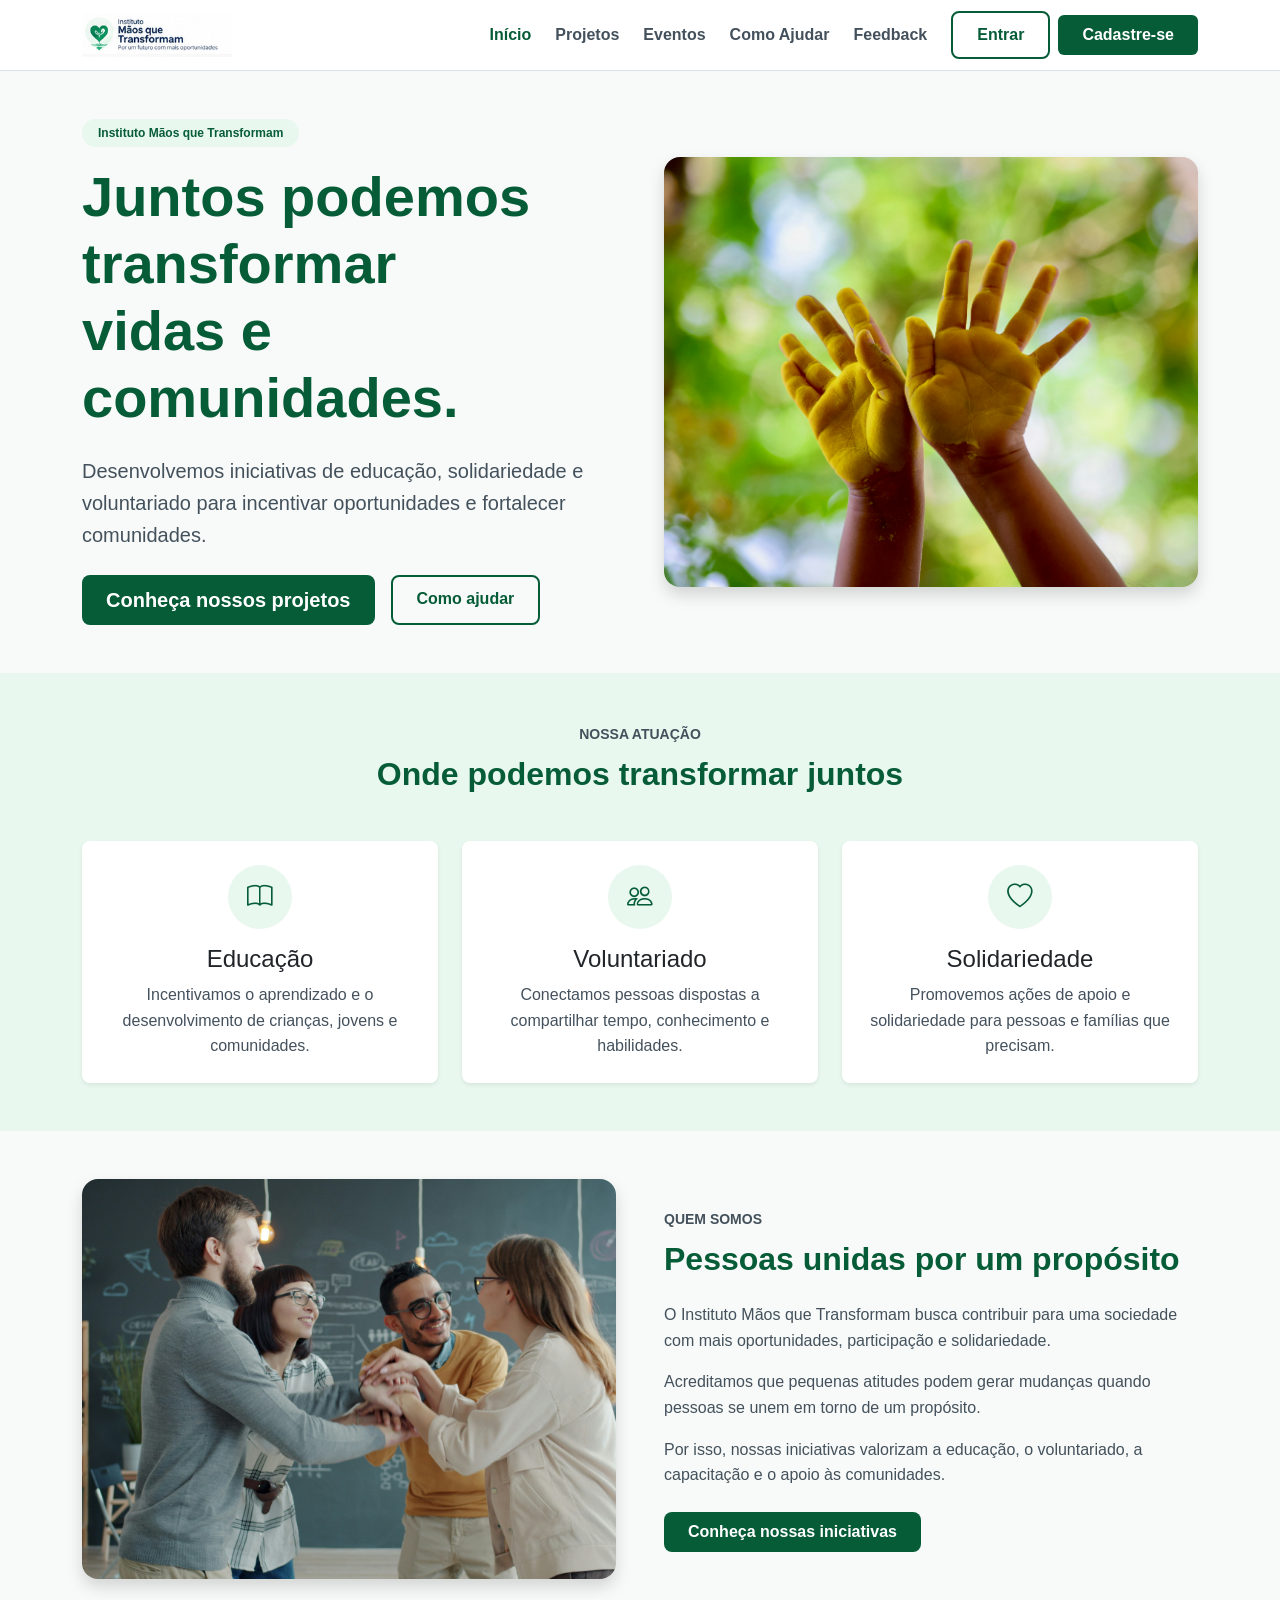
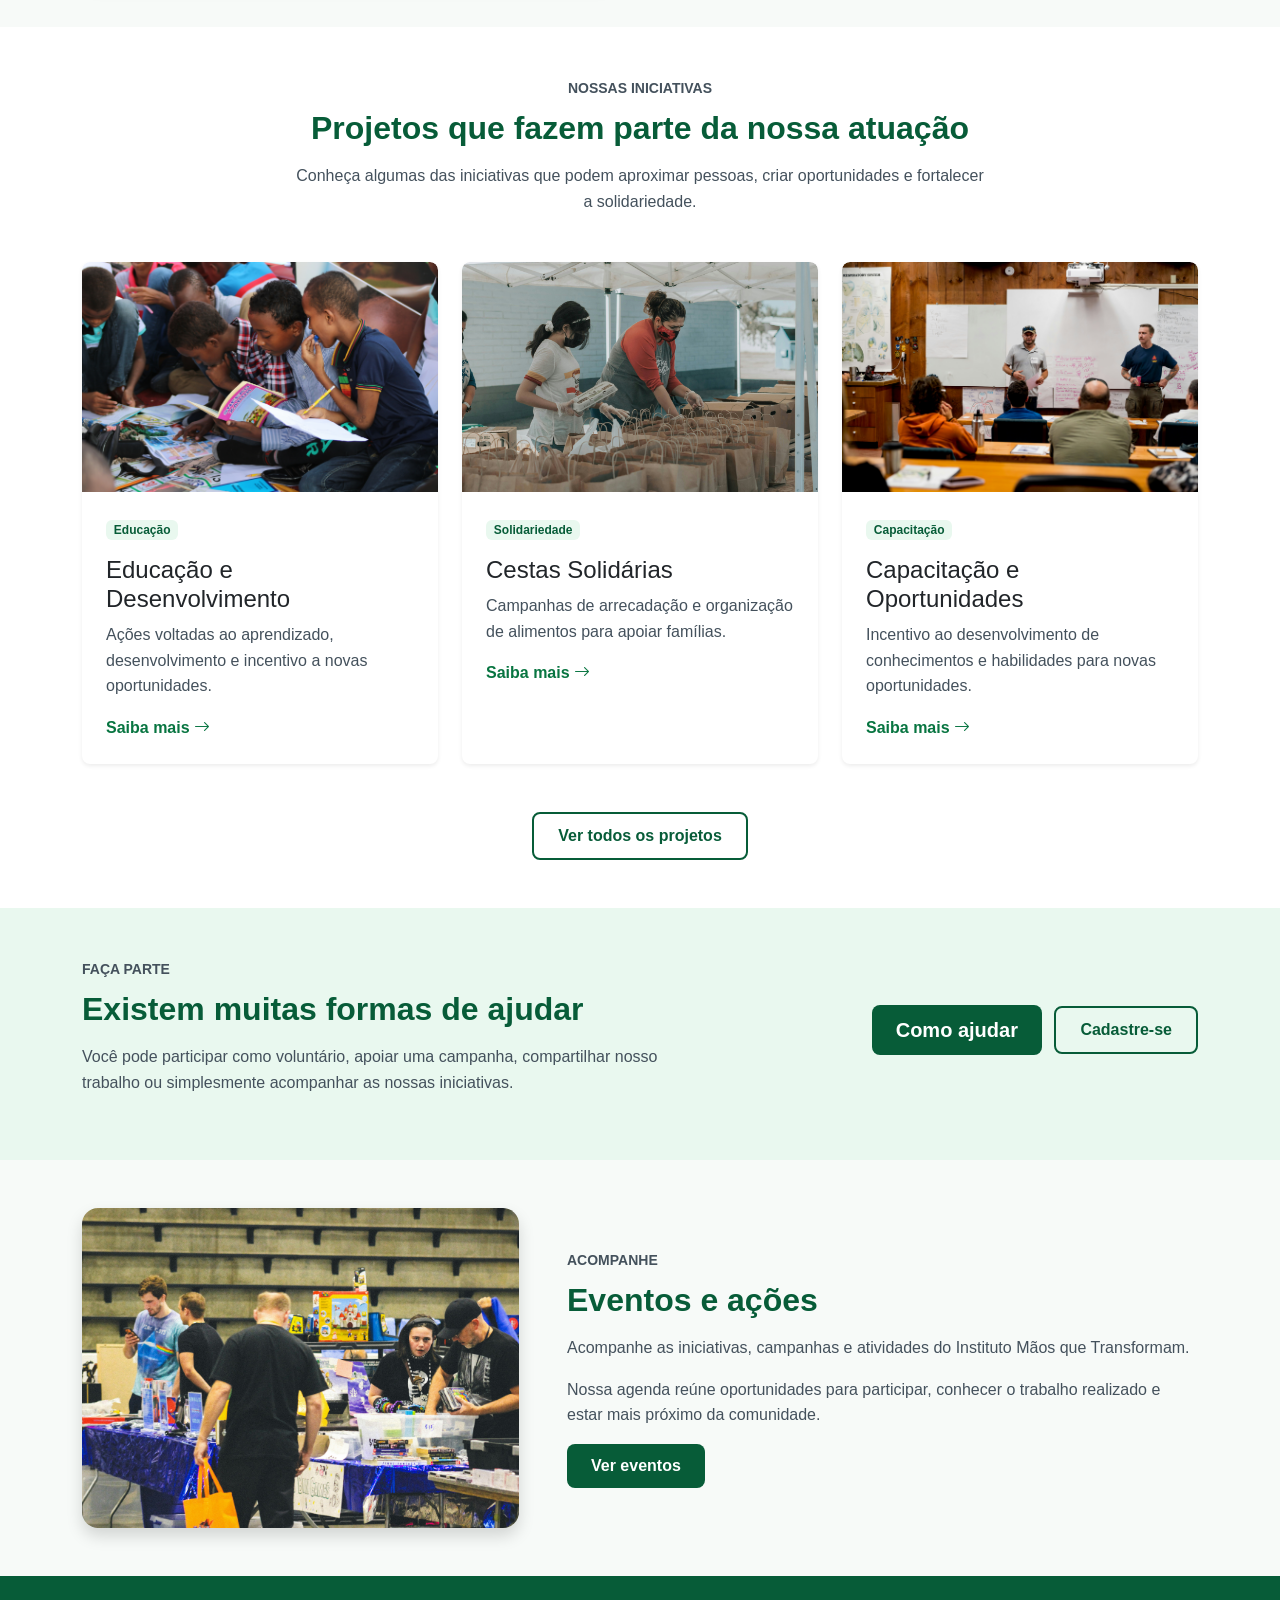
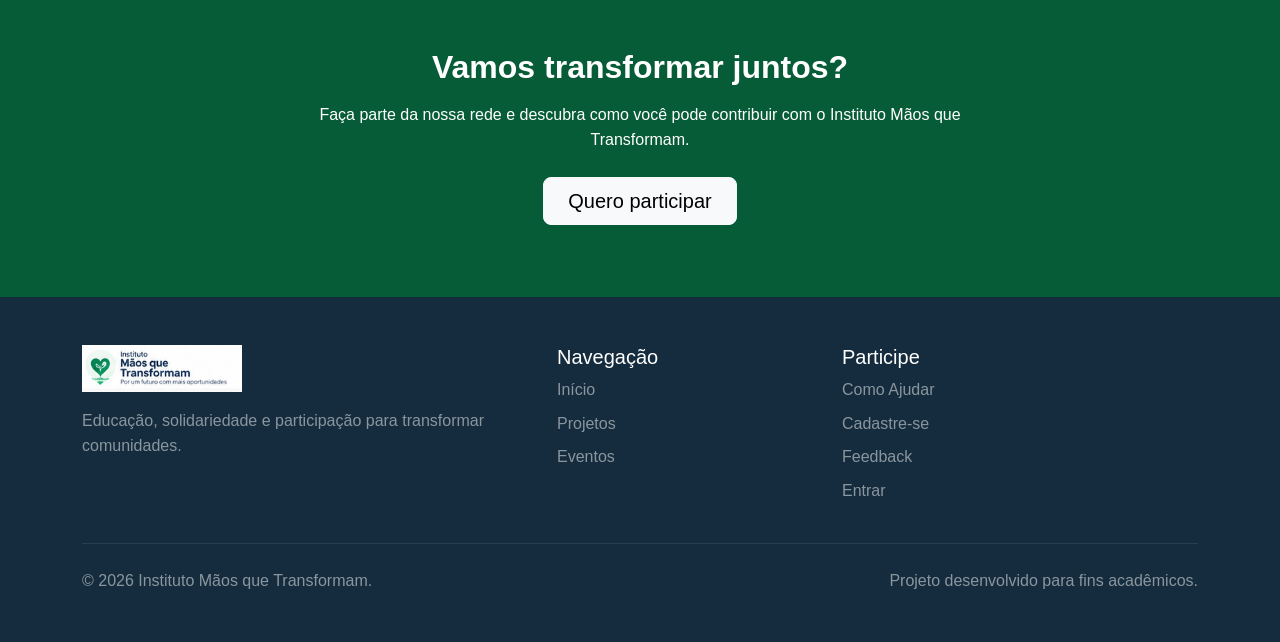
<file: html/index.html>
<!DOCTYPE html>
<html lang="pt-BR">

<head>
    <meta charset="UTF-8">
    <meta name="viewport" content="width=device-width, initial-scale=1.0">

    <meta
        name="description"
        content="Instituto Mãos que Transformam - educação, solidariedade, voluntariado e transformação social."
    >

    <title>Instituto Mãos que Transformam</title>

    <link rel="icon" href="../imagens/logo.png">

    <!-- Bootstrap -->
    <link
        href="https://cdn.jsdelivr.net/npm/bootstrap@5.3.3/dist/css/bootstrap.min.css"
        rel="stylesheet"
    >

    <!-- Bootstrap Icons -->
    <link
        href="https://cdn.jsdelivr.net/npm/bootstrap-icons@1.11.3/font/bootstrap-icons.min.css"
        rel="stylesheet"
    >

    <!-- CSS do projeto -->
    <link rel="stylesheet" href="../css/style.css">
</head>

<body>

    <!-- =====================================================
         NAVBAR
         ===================================================== -->

    <header>
        <nav
            class="navbar navbar-expand-lg navbar-light bg-white border-bottom sticky-top"
            aria-label="Navegação principal"
        >

            <div class="container">

                <a
                    class="navbar-brand d-flex align-items-center gap-2"
                    href="index.html"
                    aria-label="Instituto Mãos que Transformam - início"
                >
                    <img
                        src="../imagens/logo.png"
                        alt="Logo do Instituto Mãos que Transformam"
                        width="150"
                        height="auto"
                    >
                </a>

                <button
                    class="navbar-toggler"
                    type="button"
                    data-bs-toggle="collapse"
                    data-bs-target="#menuPrincipal"
                    aria-controls="menuPrincipal"
                    aria-expanded="false"
                    aria-label="Abrir menu"
                >
                    <span class="navbar-toggler-icon"></span>
                </button>

                <div
                    class="collapse navbar-collapse"
                    id="menuPrincipal"
                >
                    <ul class="navbar-nav ms-auto align-items-lg-center gap-lg-2">

                        <li class="nav-item">
                            <a
                                class="nav-link active"
                                aria-current="page"
                                href="index.html"
                            >
                                Início
                            </a>
                        </li>

                        <li class="nav-item">
                            <a
                                class="nav-link"
                                href="projetos.html"
                            >
                                Projetos
                            </a>
                        </li>

                        <li class="nav-item">
                            <a
                                class="nav-link"
                                href="eventos.html"
                            >
                                Eventos
                            </a>
                        </li>

                        <li class="nav-item">
                            <a
                                class="nav-link"
                                href="ajudar.html"
                            >
                                Como Ajudar
                            </a>
                        </li>

                        <li class="nav-item">
                            <a
                                class="nav-link"
                                href="feedback.html"
                            >
                                Feedback
                            </a>
                        </li>

                        <li class="nav-item ms-lg-2">
                            <a
                                class="btn btn-outline-custom"
                                href="login.html"
                            >
                                Entrar
                            </a>
                        </li>

                        <li class="nav-item">
                            <a
                                class="btn btn-075C38 text-white px-4 py-2 rounded-2"
                                href="cadastro.html"
                            >
                                Cadastre-se
                            </a>
                        </li>

                    </ul>
                </div>

            </div>
        </nav>
    </header>


    <main>

        <!-- =====================================================
             HERO
             ===================================================== -->

        <section class="py-5">

            <div class="container">

                <div class="row align-items-center g-5">

                    <div class="col-lg-6">

                        <span
                            class="badge rounded-pill px-3 py-2 mb-3"
                            style="background-color: var(--verde-claro); color: var(--verde-escuro);"
                        >
                            Instituto Mãos que Transformam
                        </span>

                        <h1 class="display-4 fw-bold mb-4">
                            Juntos podemos transformar
                            <span class="d-block">
                                vidas e comunidades.
                            </span>
                        </h1>

                        <p class="lead mb-4">
                            Desenvolvemos iniciativas de educação,
                            solidariedade e voluntariado para incentivar
                            oportunidades e fortalecer comunidades.
                        </p>

                        <div class="d-flex flex-wrap gap-3">

                            <a
                                href="projetos.html"
                                class="btn btn-075C38 btn-lg text-white px-4"
                            >
                                Conheça nossos projetos
                            </a>

                            <a
                                href="ajudar.html"
                                class="btn btn-outline-custom"
                            >
                                Como ajudar
                            </a>

                        </div>

                    </div>


                    <div class="col-lg-6">

                        <div class="rounded-4 overflow-hidden shadow">

                            <img
                                src="../imagens/logo.jpg.jpg"
                                class="img-fluid w-100"
                                alt="Pessoas reunidas em uma atividade colaborativa"
                                style="height: 430px; object-fit: cover;"
                            >

                        </div>

                    </div>

                </div>

            </div>

        </section>


        <!-- =====================================================
             ÁREAS DE ATUAÇÃO
             ===================================================== -->

        <section
            class="bg-ecf9ec"
            aria-labelledby="areasTitulo"
        >

            <div class="container">

                <div class="text-center mb-5">

                    <span class="text-uppercase fw-semibold small">
                        Nossa atuação
                    </span>

                    <h2 id="areasTitulo" class="mt-2">
                        Onde podemos transformar juntos
                    </h2>

                </div>


                <div class="row g-4">

                    <div class="col-md-4">

                        <article class="card h-100 border-0 shadow-sm">

                            <div class="card-body p-4 text-center">

                                <div
                                    class="rounded-circle d-inline-flex align-items-center justify-content-center mb-3"
                                    style="
                                        width: 64px;
                                        height: 64px;
                                        background-color: var(--verde-claro);
                                        color: var(--verde-escuro);
                                        font-size: 1.6rem;
                                    "
                                >
                                    <i
                                        class="bi bi-book"
                                        aria-hidden="true"
                                    ></i>
                                </div>

                                <h3 class="h4">
                                    Educação
                                </h3>

                                <p class="card-text">
                                    Incentivamos o aprendizado e o
                                    desenvolvimento de crianças, jovens
                                    e comunidades.
                                </p>

                            </div>

                        </article>

                    </div>


                    <div class="col-md-4">

                        <article class="card h-100 border-0 shadow-sm">

                            <div class="card-body p-4 text-center">

                                <div
                                    class="rounded-circle d-inline-flex align-items-center justify-content-center mb-3"
                                    style="
                                        width: 64px;
                                        height: 64px;
                                        background-color: var(--verde-claro);
                                        color: var(--verde-escuro);
                                        font-size: 1.6rem;
                                    "
                                >
                                    <i
                                        class="bi bi-people"
                                        aria-hidden="true"
                                    ></i>
                                </div>

                                <h3 class="h4">
                                    Voluntariado
                                </h3>

                                <p class="card-text">
                                    Conectamos pessoas dispostas a
                                    compartilhar tempo, conhecimento
                                    e habilidades.
                                </p>

                            </div>

                        </article>

                    </div>


                    <div class="col-md-4">

                        <article class="card h-100 border-0 shadow-sm">

                            <div class="card-body p-4 text-center">

                                <div
                                    class="rounded-circle d-inline-flex align-items-center justify-content-center mb-3"
                                    style="
                                        width: 64px;
                                        height: 64px;
                                        background-color: var(--verde-claro);
                                        color: var(--verde-escuro);
                                        font-size: 1.6rem;
                                    "
                                >
                                    <i
                                        class="bi bi-heart"
                                        aria-hidden="true"
                                    ></i>
                                </div>

                                <h3 class="h4">
                                    Solidariedade
                                </h3>

                                <p class="card-text">
                                    Promovemos ações de apoio e
                                    solidariedade para pessoas e
                                    famílias que precisam.
                                </p>

                            </div>

                        </article>

                    </div>

                </div>

            </div>

        </section>


        <!-- =====================================================
             SOBRE
             ===================================================== -->

        <section aria-labelledby="sobreTitulo">

            <div class="container">

                <div class="row align-items-center g-5">

                    <div class="col-lg-6">

                        <img
                            src="../imagens/unidosporumproposito.jpg.jpg"
                            class="img-fluid rounded-4 shadow"
                            alt="Pessoas unidas em uma atividade colaborativa"
                            loading="lazy"
                            style="
                                height: 400px;
                                width: 100%;
                                object-fit: cover;
                            "
                        >

                    </div>


                    <div class="col-lg-6">

                        <span class="text-uppercase fw-semibold small">
                            Quem somos
                        </span>

                        <h2
                            id="sobreTitulo"
                            class="mt-2 mb-4"
                        >
                            Pessoas unidas por um propósito
                        </h2>

                        <p>
                            O Instituto Mãos que Transformam busca
                            contribuir para uma sociedade com mais
                            oportunidades, participação e solidariedade.
                        </p>

                        <p>
                            Acreditamos que pequenas atitudes podem
                            gerar mudanças quando pessoas se unem em
                            torno de um propósito.
                        </p>

                        <p>
                            Por isso, nossas iniciativas valorizam a
                            educação, o voluntariado, a capacitação e
                            o apoio às comunidades.
                        </p>

                        <a
                            href="projetos.html"
                            class="btn btn-075C38 text-white mt-2 px-4 py-2"
                        >
                            Conheça nossas iniciativas
                        </a>

                    </div>

                </div>

            </div>

        </section>


        <!-- =====================================================
             PROJETOS
             ===================================================== -->

        <section
            class="bg-white"
            aria-labelledby="projetosTitulo"
        >

            <div class="container">

                <div class="text-center mb-5">

                    <span class="text-uppercase fw-semibold small">
                        Nossas iniciativas
                    </span>

                    <h2
                        id="projetosTitulo"
                        class="mt-2"
                    >
                        Projetos que fazem parte da nossa atuação
                    </h2>

                    <p
                        class="mx-auto mt-3"
                        style="max-width: 700px;"
                    >
                        Conheça algumas das iniciativas que podem
                        aproximar pessoas, criar oportunidades e
                        fortalecer a solidariedade.
                    </p>

                </div>


                <div class="row g-4">

                    <!-- Educação -->

                    <div class="col-md-4">

                        <article
                            class="card h-100 border-0 shadow-sm overflow-hidden"
                        >

                            <img
                                src="../imagens/educaçãoedesenvolvimento.jpg.jpg"
                                class="card-img-top"
                                alt="Crianças participando de uma atividade educativa"
                                loading="lazy"
                                style="
                                    height: 230px;
                                    object-fit: cover;
                                "
                            >

                            <div class="card-body p-4">

                                <span
                                    class="badge mb-3"
                                    style="
                                        background-color: var(--verde-claro);
                                        color: var(--verde-escuro);
                                    "
                                >
                                    Educação
                                </span>

                                <h3 class="h4">
                                    Educação e Desenvolvimento
                                </h3>

                                <p class="card-text">
                                    Ações voltadas ao aprendizado,
                                    desenvolvimento e incentivo a
                                    novas oportunidades.
                                </p>

                                <a
                                    href="projetos.html"
                                    class="fw-semibold"
                                >
                                    Saiba mais
                                    <i
                                        class="bi bi-arrow-right"
                                        aria-hidden="true"
                                    ></i>
                                </a>

                            </div>

                        </article>

                    </div>


                    <!-- Cestas Solidárias -->

                    <div class="col-md-4">

                        <article
                            class="card h-100 border-0 shadow-sm overflow-hidden"
                        >

                            <img
                                src="../imagens/CestasSolidárias.jpg.jpg"
                                class="card-img-top"
                                alt="Voluntários organizando alimentos para uma ação solidária"
                                loading="lazy"
                                style="
                                    height: 230px;
                                    object-fit: cover;
                                "
                            >

                            <div class="card-body p-4">

                                <span
                                    class="badge mb-3"
                                    style="
                                        background-color: var(--verde-claro);
                                        color: var(--verde-escuro);
                                    "
                                >
                                    Solidariedade
                                </span>

                                <h3 class="h4">
                                    Cestas Solidárias
                                </h3>

                                <p class="card-text">
                                    Campanhas de arrecadação e
                                    organização de alimentos para
                                    apoiar famílias.
                                </p>

                                <a
                                    href="projetos.html"
                                    class="fw-semibold"
                                >
                                    Saiba mais
                                    <i
                                        class="bi bi-arrow-right"
                                        aria-hidden="true"
                                    ></i>
                                </a>

                            </div>

                        </article>

                    </div>


                    <!-- Capacitação -->

                    <div class="col-md-4">

                        <article
                            class="card h-100 border-0 shadow-sm overflow-hidden"
                        >

                            <img
                                src="../imagens/CapacitaçãoeOportunidades.jpg.jpg"
                                class="card-img-top"
                                alt="Pessoas participando de uma atividade de capacitação"
                                loading="lazy"
                                style="
                                    height: 230px;
                                    object-fit: cover;
                                "
                            >

                            <div class="card-body p-4">

                                <span
                                    class="badge mb-3"
                                    style="
                                        background-color: var(--verde-claro);
                                        color: var(--verde-escuro);
                                    "
                                >
                                    Capacitação
                                </span>

                                <h3 class="h4">
                                    Capacitação e Oportunidades
                                </h3>

                                <p class="card-text">
                                    Incentivo ao desenvolvimento de
                                    conhecimentos e habilidades para
                                    novas oportunidades.
                                </p>

                                <a
                                    href="projetos.html"
                                    class="fw-semibold"
                                >
                                    Saiba mais
                                    <i
                                        class="bi bi-arrow-right"
                                        aria-hidden="true"
                                    ></i>
                                </a>

                            </div>

                        </article>

                    </div>

                </div>


                <div class="text-center mt-5">

                    <a
                        href="projetos.html"
                        class="btn btn-outline-custom"
                    >
                        Ver todos os projetos
                    </a>

                </div>

            </div>

        </section>


        <!-- =====================================================
             COMO AJUDAR
             ===================================================== -->

        <section
            class="bg-ecf9ec"
            aria-labelledby="ajudarTitulo"
        >

            <div class="container">

                <div class="row align-items-center g-5">

                    <div class="col-lg-7">

                        <span class="text-uppercase fw-semibold small">
                            Faça parte
                        </span>

                        <h2
                            id="ajudarTitulo"
                            class="mt-2 mb-3"
                        >
                            Existem muitas formas de ajudar
                        </h2>

                        <p>
                            Você pode participar como voluntário,
                            apoiar uma campanha, compartilhar nosso
                            trabalho ou simplesmente acompanhar as
                            nossas iniciativas.
                        </p>

                    </div>


                    <div class="col-lg-5 text-lg-end">

                        <a
                            href="ajudar.html"
                            class="btn btn-075C38 btn-lg text-white px-4 me-2 mb-2"
                        >
                            Como ajudar
                        </a>

                        <a
                            href="cadastro.html"
                            class="btn btn-outline-custom mb-2"
                        >
                            Cadastre-se
                        </a>

                    </div>

                </div>

            </div>

        </section>


        <!-- =====================================================
             EVENTOS
             ===================================================== -->

        <section aria-labelledby="eventosTitulo">

            <div class="container">

                <div class="row align-items-center g-5">

                    <div class="col-lg-5">

                        <img
                            src="../imagens/eventoseações.jpg.jpg"
                            class="img-fluid rounded-4 shadow"
                            alt="Pessoas reunidas em uma atividade comunitária"
                            loading="lazy"
                            style="
                                height: 320px;
                                width: 100%;
                                object-fit: cover;
                            "
                        >

                    </div>


                    <div class="col-lg-7">

                        <span class="text-uppercase fw-semibold small">
                            Acompanhe
                        </span>

                        <h2
                            id="eventosTitulo"
                            class="mt-2 mb-3"
                        >
                            Eventos e ações
                        </h2>

                        <p>
                            Acompanhe as iniciativas, campanhas e
                            atividades do Instituto Mãos que Transformam.
                        </p>

                        <p>
                            Nossa agenda reúne oportunidades para
                            participar, conhecer o trabalho realizado
                            e estar mais próximo da comunidade.
                        </p>

                        <a
                            href="eventos.html"
                            class="btn btn-075C38 text-white px-4"
                        >
                            Ver eventos
                        </a>

                    </div>

                </div>

            </div>

        </section>


        <!-- =====================================================
             CTA FINAL
             ===================================================== -->

        <section
            class="py-5"
            style="background-color: var(--verde-escuro);"
        >

            <div class="container text-center text-white py-4">

                <h2 class="text-white mb-3">
                    Vamos transformar juntos?
                </h2>

                <p
                    class="text-white mx-auto mb-4"
                    style="max-width: 650px;"
                >
                    Faça parte da nossa rede e descubra como você pode
                    contribuir com o Instituto Mãos que Transformam.
                </p>

                <a
                    href="cadastro.html"
                    class="btn btn-light btn-lg px-4"
                >
                    Quero participar
                </a>

            </div>

        </section>

    </main>


    <!-- =====================================================
         RODAPÉ
         ===================================================== -->

    <footer
        class="py-5"
        style="background-color: var(--texto-escuro);"
    >

        <div class="container">

            <div class="row g-4">

                <div class="col-lg-5">

                    <img
                        src="../imagens/logo.png"
                        alt="Instituto Mãos que Transformam"
                        width="160"
                        class="mb-3"
                    >

                    <p class="text-white-50 mb-0">
                        Educação, solidariedade e participação para
                        transformar comunidades.
                    </p>

                </div>


                <div class="col-sm-6 col-lg-3">

                    <h2 class="h5 text-white">
                        Navegação
                    </h2>

                    <ul class="list-unstyled">

                        <li class="mb-2">
                            <a
                                href="index.html"
                                class="text-white-50"
                            >
                                Início
                            </a>
                        </li>

                        <li class="mb-2">
                            <a
                                href="projetos.html"
                                class="text-white-50"
                            >
                                Projetos
                            </a>
                        </li>

                        <li class="mb-2">
                            <a
                                href="eventos.html"
                                class="text-white-50"
                            >
                                Eventos
                            </a>
                        </li>

                    </ul>

                </div>


                <div class="col-sm-6 col-lg-4">

                    <h2 class="h5 text-white">
                        Participe
                    </h2>

                    <ul class="list-unstyled">

                        <li class="mb-2">
                            <a
                                href="ajudar.html"
                                class="text-white-50"
                            >
                                Como Ajudar
                            </a>
                        </li>

                        <li class="mb-2">
                            <a
                                href="cadastro.html"
                                class="text-white-50"
                            >
                                Cadastre-se
                            </a>
                        </li>

                        <li class="mb-2">
                            <a
                                href="feedback.html"
                                class="text-white-50"
                            >
                                Feedback
                            </a>
                        </li>

                        <li>
                            <a
                                href="login.html"
                                class="text-white-50"
                            >
                                Entrar
                            </a>
                        </li>

                    </ul>

                </div>

            </div>


            <hr class="border-secondary my-4">


            <div
                class="d-flex flex-column flex-md-row justify-content-between gap-2"
            >

                <p class="text-white-50 mb-0">
                    © 2026 Instituto Mãos que Transformam.
                </p>

                <p class="text-white-50 mb-0">
                    Projeto desenvolvido para fins acadêmicos.
                </p>

            </div>

        </div>

    </footer>


    <!-- Bootstrap JS -->
    <script
        src="https://cdn.jsdelivr.net/npm/bootstrap@5.3.3/dist/js/bootstrap.bundle.min.js"
    ></script>

    <!-- JavaScript do projeto -->
    <script src="../js/script.js"></script>

</body>

</html>
</file>
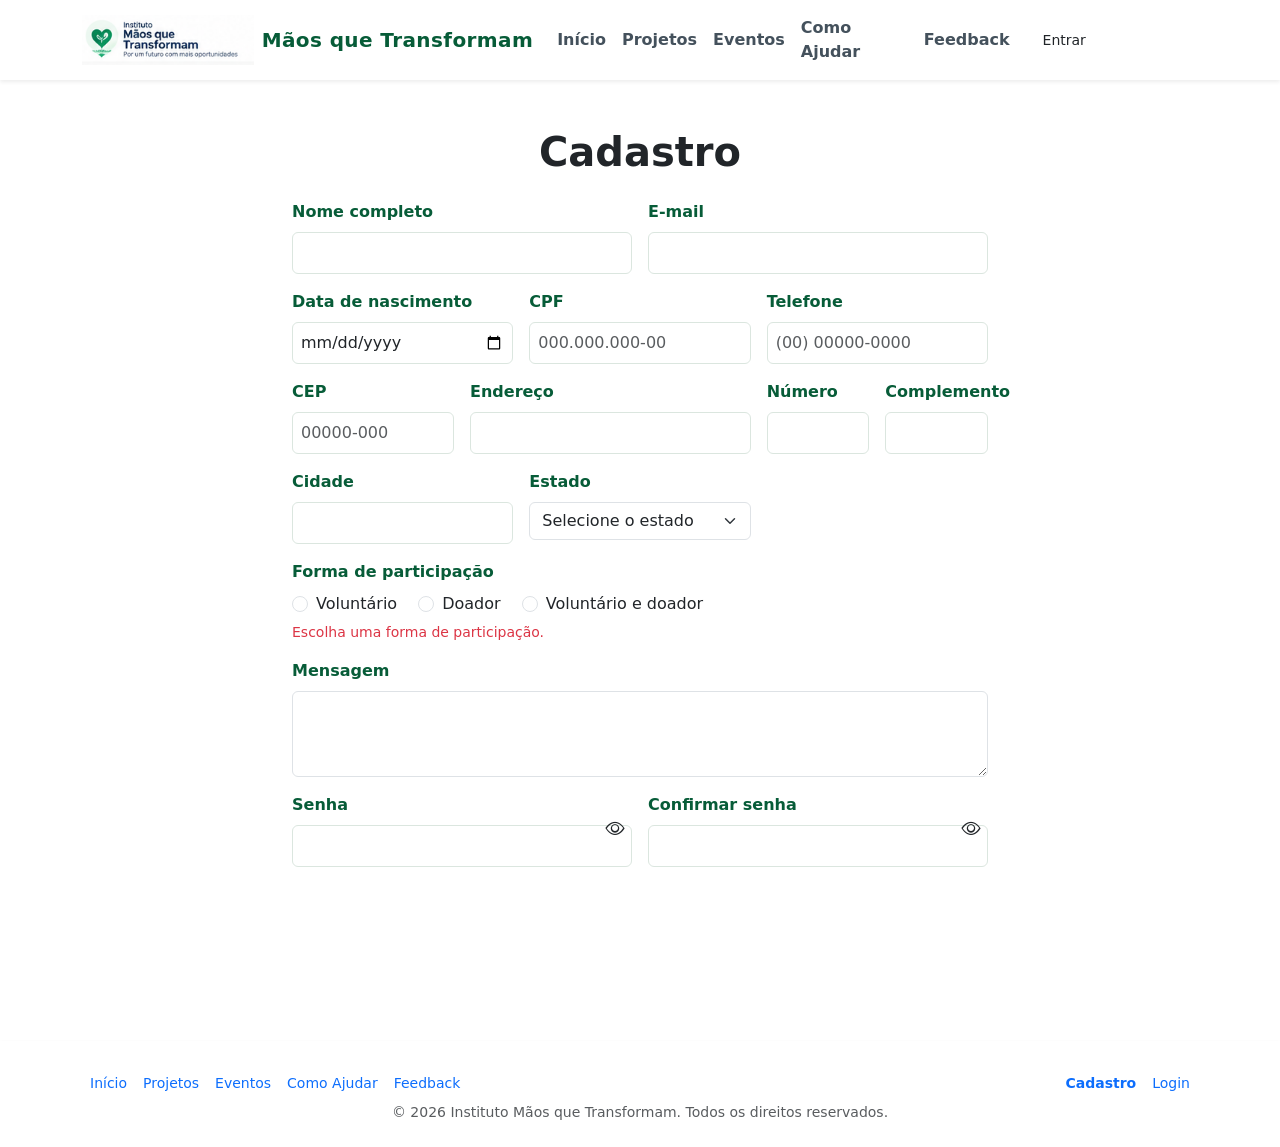
<file: html/cadastro.html>
<!DOCTYPE html>
<html lang="pt-BR">

<head>
  <meta charset="UTF-8" />
  <meta name="viewport" content="width=device-width, initial-scale=1" />

  <title>Instituto Mãos que Transformam - Cadastro</title>

  <link href="../css/style.css" rel="stylesheet" />

  <link
    href="https://cdn.jsdelivr.net/npm/bootstrap@5.3.0/dist/css/bootstrap.min.css"
    rel="stylesheet"
  />

  <link
    href="https://cdn.jsdelivr.net/npm/bootstrap-icons@1.10.5/font/bootstrap-icons.css"
    rel="stylesheet"
  />
</head>

<body data-page="cadastro" class="bg-f7faf8 text-44515c">

  <header>
    <nav
      class="navbar navbar-expand-lg navbar-light bg-white shadow-sm"
      aria-label="Menu principal"
    >
      <div class="container">

        <a
          class="navbar-brand d-flex align-items-center"
          href="index.html"
        >
          <img
            src="../imagens/logo.png"
            alt="Logo Instituto Mãos que Transformam"
            height="50"
          />

          <span class="ms-2 fs-5 fw-semibold text-075C38">
            Mãos que Transformam
          </span>
        </a>

        <button
          class="navbar-toggler"
          type="button"
          aria-label="Abrir menu"
          aria-controls="navbarMenu"
          aria-expanded="false"
        >
          <span class="navbar-toggler-icon"></span>
        </button>

        <div class="collapse navbar-collapse" id="navbarMenu">

          <ul class="navbar-nav ms-auto mb-2 mb-lg-0 align-items-lg-center">

            <li class="nav-item">
              <a class="nav-link" href="index.html">
                Início
              </a>
            </li>

            <li class="nav-item">
              <a class="nav-link" href="projetos.html">
                Projetos
              </a>
            </li>

            <li class="nav-item">
              <a class="nav-link" href="eventos.html">
                Eventos
              </a>
            </li>

            <li class="nav-item">
              <a class="nav-link" href="ajudar.html">
                Como Ajudar
              </a>
            </li>

            <li class="nav-item">
              <a class="nav-link" href="feedback.html">
                Feedback
              </a>
            </li>

            <li class="nav-item ms-lg-3">
              <a
                class="btn btn-outline-075C38 btn-sm"
                href="login.html"
                role="button"
              >
                Entrar
              </a>
            </li>

            <li class="nav-item ms-2">
              <a
                class="btn btn-075C38 btn-sm text-white"
                href="cadastro.html"
                role="button"
              >
                Cadastre-se
              </a>
            </li>

          </ul>

        </div>
      </div>
    </nav>
  </header>


  <main class="py-5">

    <div
      class="container"
      style="max-width: 720px;"
    >

      <h1 class="text-075C38 fw-semibold mb-4 text-center">
        Cadastro
      </h1>


      <form
        id="formCadastro"
        novalidate
        aria-describedby="statusMessage"
      >

        <div class="row g-3">

          <!-- Nome -->
          <div class="col-md-6">

            <label
              for="nome"
              class="form-label"
            >
              Nome completo
            </label>

            <input
              type="text"
              id="nome"
              name="nome"
              class="form-control"
              required
              aria-required="true"
            />

            <div class="invalid-feedback">
              Por favor, informe seu nome completo.
            </div>

          </div>


          <!-- E-mail -->
          <div class="col-md-6">

            <label
              for="email"
              class="form-label"
            >
              E-mail
            </label>

            <input
              type="email"
              id="email"
              name="email"
              class="form-control"
              required
              aria-required="true"
            />

            <div class="invalid-feedback">
              Por favor, informe um e-mail válido.
            </div>

          </div>


          <!-- Data de nascimento -->
          <div class="col-md-4">

            <label
              for="dataNascimento"
              class="form-label"
            >
              Data de nascimento
            </label>

            <input
              type="date"
              id="dataNascimento"
              name="dataNascimento"
              class="form-control"
              required
              aria-required="true"
            />

            <div class="invalid-feedback">
              Data de nascimento inválida ou menor de 18 anos.
            </div>

          </div>


          <!-- CPF -->
          <div class="col-md-4">

            <label
              for="cpf"
              class="form-label"
            >
              CPF
            </label>

            <input
              type="text"
              id="cpf"
              name="cpf"
              maxlength="14"
              placeholder="000.000.000-00"
              class="form-control"
              required
              aria-required="true"
            />

            <div class="invalid-feedback">
              CPF inválido.
            </div>

          </div>


          <!-- Telefone -->
          <div class="col-md-4">

            <label
              for="telefone"
              class="form-label"
            >
              Telefone
            </label>

            <input
              type="tel"
              id="telefone"
              name="telefone"
              maxlength="15"
              placeholder="(00) 00000-0000"
              class="form-control"
              required
              aria-required="true"
            />

            <div class="invalid-feedback">
              Telefone inválido.
            </div>

          </div>


          <!-- CEP -->
          <div class="col-md-3">

            <label
              for="cep"
              class="form-label"
            >
              CEP
            </label>

            <input
              type="text"
              id="cep"
              name="cep"
              maxlength="9"
              placeholder="00000-000"
              class="form-control"
              required
              aria-required="true"
            />

            <div class="invalid-feedback">
              CEP inválido.
            </div>

          </div>


          <!-- Endereço -->
          <div class="col-md-5">

            <label
              for="endereco"
              class="form-label"
            >
              Endereço
            </label>

            <input
              type="text"
              id="endereco"
              name="endereco"
              class="form-control"
              required
              aria-required="true"
            />

            <div class="invalid-feedback">
              Informe o endereço.
            </div>

          </div>


          <!-- Número -->
          <div class="col-md-2">

            <label
              for="numero"
              class="form-label"
            >
              Número
            </label>

            <input
              type="text"
              id="numero"
              name="numero"
              class="form-control"
              required
              aria-required="true"
            />

            <div class="invalid-feedback">
              Informe o número.
            </div>

          </div>


          <!-- Complemento -->
          <div class="col-md-2">

            <label
              for="complemento"
              class="form-label"
            >
              Complemento
            </label>

            <input
              type="text"
              id="complemento"
              name="complemento"
              class="form-control"
            />

          </div>


          <!-- Cidade -->
          <div class="col-md-4">

            <label
              for="cidade"
              class="form-label"
            >
              Cidade
            </label>

            <input
              type="text"
              id="cidade"
              name="cidade"
              class="form-control"
              required
              aria-required="true"
            />

            <div class="invalid-feedback">
              Informe a cidade.
            </div>

          </div>


          <!-- Estado -->
          <div class="col-md-4">

            <label
              for="estado"
              class="form-label"
            >
              Estado
            </label>

            <select
              id="estado"
              name="estado"
              class="form-select"
              required
              aria-required="true"
            >
              <option
                value=""
                selected
                disabled
              >
                Selecione o estado
              </option>

              <option>PE</option>
              <option>AL</option>
              <option>BA</option>
              <option>CE</option>
              <option>PB</option>
              <option>RN</option>
              <option>SE</option>
              <option>Outros</option>
            </select>

            <div class="invalid-feedback">
              Selecione o estado.
            </div>

          </div>


          <!-- Participação -->
          <div class="col-md-12">

            <label class="form-label d-block">
              Forma de participação
            </label>

            <div class="form-check form-check-inline">

              <input
                type="radio"
                name="participacao"
                id="voluntario"
                value="Voluntário"
                class="form-check-input"
                required
                aria-required="true"
              />

              <label
                for="voluntario"
                class="form-check-label"
              >
                Voluntário
              </label>

            </div>


            <div class="form-check form-check-inline">

              <input
                type="radio"
                name="participacao"
                id="doador"
                value="Doador"
                class="form-check-input"
              />

              <label
                for="doador"
                class="form-check-label"
              >
                Doador
              </label>

            </div>


            <div class="form-check form-check-inline">

              <input
                type="radio"
                name="participacao"
                id="voluntarioDoador"
                value="Voluntário e doador"
                class="form-check-input"
              />

              <label
                for="voluntarioDoador"
                class="form-check-label"
              >
                Voluntário e doador
              </label>

            </div>

            <div
              class="invalid-feedback d-block"
              id="participacaoError"
            >
              Escolha uma forma de participação.
            </div>

          </div>


          <!-- Mensagem -->
          <div class="col-md-12">

            <label
              for="mensagem"
              class="form-label"
            >
              Mensagem
            </label>

            <textarea
              id="mensagem"
              name="mensagem"
              rows="3"
              class="form-control"
            ></textarea>

          </div>


          <!-- Senha -->
          <div class="col-md-6 position-relative">

            <label
              for="senha"
              class="form-label"
            >
              Senha
            </label>

            <input
              type="password"
              id="senha"
              name="senha"
              class="form-control"
              required
              aria-required="true"
            />

            <button
              type="button"
              class="btn btn-sm btn-outline-075C38 position-absolute top-50 end-0 translate-middle-y me-2"
              aria-label="Mostrar senha"
              id="toggleSenha"
            >
              <i class="bi bi-eye"></i>
            </button>

            <div class="invalid-feedback">
              Informe uma senha.
            </div>

          </div>


          <!-- Confirmar senha -->
          <div class="col-md-6 position-relative">

            <label
              for="confirmarSenha"
              class="form-label"
            >
              Confirmar senha
            </label>

            <input
              type="password"
              id="confirmarSenha"
              name="confirmarSenha"
              class="form-control"
              required
              aria-required="true"
            />

            <button
              type="button"
              class="btn btn-sm btn-outline-075C38 position-absolute top-50 end-0 translate-middle-y me-2"
              aria-label="Mostrar senha"
              id="toggleConfirmarSenha"
            >
              <i class="bi bi-eye"></i>
            </button>

            <div class="invalid-feedback">
              As senhas não coincidem.
            </div>

          </div>

        </div>


        <!-- Botão Cadastrar -->
        <div class="mt-4 text-center">

          <button
            type="submit"
            class="btn btn-cadastro"
          >
            <i
              class="bi bi-person-plus-fill me-2"
              aria-hidden="true"
            ></i>
            Cadastrar
          </button>

        </div>


        <!-- Mensagem de status -->
        <div
          id="statusMessage"
          class="mt-3 text-center"
          aria-live="polite"
        ></div>


        <!-- Redirecionamento para Login -->
        <p
          class="mt-3 text-center"
          id="loginRedirect"
          style="display:none;"
        >
          Cadastro realizado com sucesso.
          <a href="login.html">
            Fazer login
          </a>
        </p>

      </form>

    </div>

  </main>


  <footer class="bg-white shadow-sm py-4 mt-5">

    <div
      class="container d-flex flex-wrap justify-content-between align-items-center small text-44515c"
    >

      <nav aria-label="Links rápidos">

        <ul class="nav">

          <li class="nav-item">
            <a
              class="nav-link px-2 text-44515c"
              href="index.html"
            >
              Início
            </a>
          </li>

          <li class="nav-item">
            <a
              class="nav-link px-2 text-44515c"
              href="projetos.html"
            >
              Projetos
            </a>
          </li>

          <li class="nav-item">
            <a
              class="nav-link px-2 text-44515c"
              href="eventos.html"
            >
              Eventos
            </a>
          </li>

          <li class="nav-item">
            <a
              class="nav-link px-2 text-44515c"
              href="ajudar.html"
            >
              Como Ajudar
            </a>
          </li>

          <li class="nav-item">
            <a
              class="nav-link px-2 text-44515c"
              href="feedback.html"
            >
              Feedback
            </a>
          </li>

        </ul>

      </nav>


      <nav aria-label="Participação">

        <ul class="nav">

          <li class="nav-item">
            <a
              class="nav-link active px-2 text-075C38 fw-semibold"
              href="cadastro.html"
            >
              Cadastro
            </a>
          </li>

          <li class="nav-item">
            <a
              class="nav-link px-2 text-44515c"
              href="login.html"
            >
              Login
            </a>
          </li>

        </ul>

      </nav>


      <p class="mb-0 text-muted text-center w-100 mt-3 mt-lg-0">
        © 2026 Instituto Mãos que Transformam. Todos os direitos reservados.
      </p>

    </div>

  </footer>


  <script src="https://cdn.jsdelivr.net/npm/bootstrap@5.3.0/dist/js/bootstrap.bundle.min.js"></script>

  <script src="../js/script.js"></script>

</body>
</html>
</file>
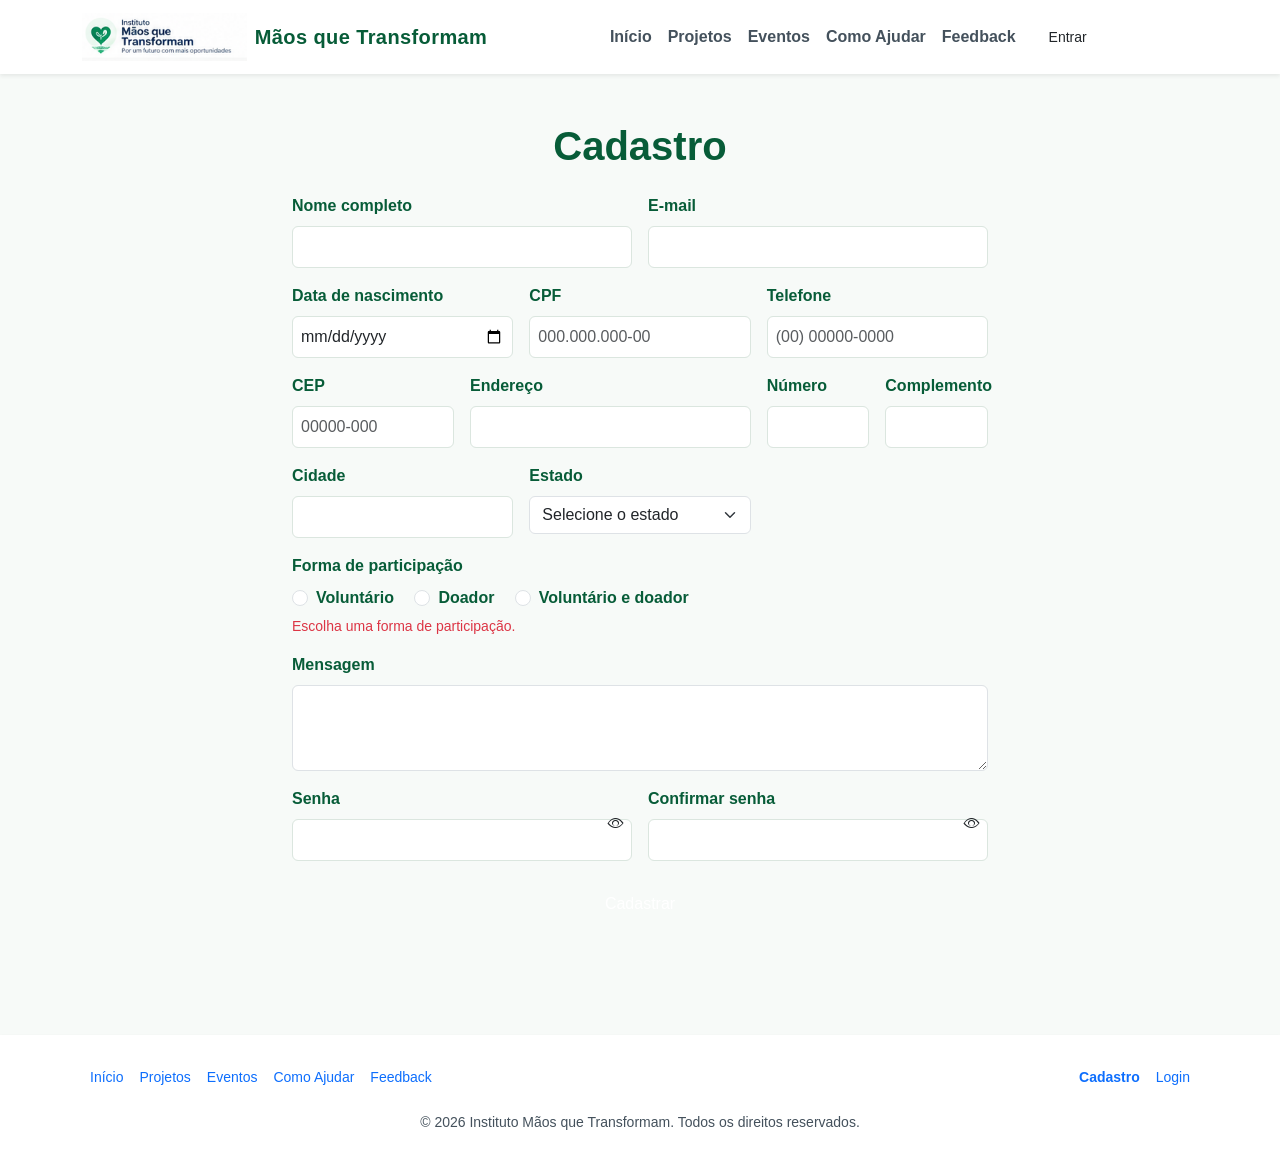
<file: html/eventos.html>
<!DOCTYPE html>
<html lang="pt-BR">
<head>
<meta charset="UTF-8"/>
<meta name="viewport" content="width=device-width, initial-scale=1" />
<title>Instituto Mãos que Transformam - Cadastro</title>

<link href="../css/style.css" rel="stylesheet" />
<link href="https://cdn.jsdelivr.net/npm/bootstrap@5.3.0/dist/css/bootstrap.min.css" rel="stylesheet" />
<link href="https://cdn.jsdelivr.net/npm/bootstrap-icons@1.10.5/font/bootstrap-icons.css" rel="stylesheet" />

<style>
  body {
    font-family: 'Inter', sans-serif;
    background-color: #F7FAF8;
    color: #44515C;
  }
  h1 {
    color: #075C38;
    font-weight: 700;
    margin-bottom: 1.5rem;
    text-align: center;
  }
  label {
    font-weight: 600;
    color: #075C38;
  }
  .position-relative button {
    border: none;
    background: transparent;
    font-size: 1rem;
  }
  .position-relative button:focus {
    outline: none;
  }
</style>

</head>
<body data-page="cadastro">

<header>
<nav class="navbar navbar-expand-lg navbar-light bg-white shadow-sm" aria-label="Menu principal">
  <div class="container">
    <a class="navbar-brand d-flex align-items-center" href="index.html">
      <img src="../imagens/logo.png" alt="Logo Instituto Mãos que Transformam" height="48" />
      <span class="ms-2 fs-5 fw-semibold text-075C38">Mãos que Transformam</span>
    </a>
    <button class="navbar-toggler" type="button" aria-label="Abrir menu" aria-controls="navbarMenu" aria-expanded="false">
      <span class="navbar-toggler-icon"></span>
    </button>
    <div class="collapse navbar-collapse" id="navbarMenu">
      <ul class="navbar-nav ms-auto align-items-center">
        <li class="nav-item"><a class="nav-link" href="index.html">Início</a></li>
        <li class="nav-item"><a class="nav-link" href="projetos.html">Projetos</a></li>
        <li class="nav-item"><a class="nav-link" href="eventos.html">Eventos</a></li>
        <li class="nav-item"><a class="nav-link" href="ajudar.html">Como Ajudar</a></li>
        <li class="nav-item"><a class="nav-link" href="feedback.html">Feedback</a></li>
        <li class="nav-item ms-lg-3"><a class="btn btn-outline-custom btn-sm" href="login.html" role="button">Entrar</a></li>
        <li class="nav-item"><a class="btn btn-primary-custom btn-sm ms-2" href="cadastro.html" role="button">Cadastre-se</a></li>
      </ul>
    </div>
  </div>
</nav>
</header>

<main class="container py-5" style="max-width: 720px;">
  <h1>Cadastro</h1>
  <form id="formCadastro" novalidate aria-describedby="statusMessage">
    <div class="row g-3">

      <div class="col-md-6">
        <label for="nome" class="form-label">Nome completo</label>
        <input type="text" id="nome" name="nome" class="form-control" required />
        <div class="invalid-feedback">Por favor, informe seu nome completo.</div>
      </div>

      <div class="col-md-6">
        <label for="email" class="form-label">E-mail</label>
        <input type="email" id="email" name="email" class="form-control" required />
        <div class="invalid-feedback">Por favor, informe um e-mail válido.</div>
      </div>

      <div class="col-md-4">
        <label for="dataNascimento" class="form-label">Data de nascimento</label>
        <input type="date" id="dataNascimento" name="dataNascimento" class="form-control" required />
        <div class="invalid-feedback">Informe uma data válida e maior de 18 anos.</div>
      </div>

      <div class="col-md-4">
        <label for="cpf" class="form-label">CPF</label>
        <input type="text" id="cpf" name="cpf" maxlength="14" placeholder="000.000.000-00" class="form-control" required />
        <div class="invalid-feedback">CPF inválido.</div>
      </div>

      <div class="col-md-4">
        <label for="telefone" class="form-label">Telefone</label>
        <input type="tel" id="telefone" name="telefone" maxlength="15" placeholder="(00) 00000-0000" class="form-control" required />
        <div class="invalid-feedback">Telefone inválido.</div>
      </div>

      <div class="col-md-3">
        <label for="cep" class="form-label">CEP</label>
        <input type="text" id="cep" name="cep" maxlength="9" placeholder="00000-000" class="form-control" required />
        <div class="invalid-feedback">CEP inválido.</div>
      </div>

      <div class="col-md-5">
        <label for="endereco" class="form-label">Endereço</label>
        <input type="text" id="endereco" name="endereco" class="form-control" required />
        <div class="invalid-feedback">Informe seu endereço.</div>
      </div>

      <div class="col-md-2">
        <label for="numero" class="form-label">Número</label>
        <input type="text" id="numero" name="numero" class="form-control" required />
        <div class="invalid-feedback">Informe o número.</div>
      </div>

      <div class="col-md-2">
        <label for="complemento" class="form-label">Complemento</label>
        <input type="text" id="complemento" name="complemento" class="form-control" />
      </div>

      <div class="col-md-4">
        <label for="cidade" class="form-label">Cidade</label>
        <input type="text" id="cidade" name="cidade" class="form-control" required />
        <div class="invalid-feedback">Informe a cidade.</div>
      </div>

      <div class="col-md-4">
        <label for="estado" class="form-label">Estado</label>
        <select id="estado" name="estado" class="form-select" required>
          <option value="" selected disabled>Selecione o estado</option>
          <option>PE</option>
          <option>AL</option>
          <option>BA</option>
          <option>CE</option>
          <option>PB</option>
          <option>RN</option>
          <option>SE</option>
          <option>Outros</option>
        </select>
        <div class="invalid-feedback">Selecione o estado.</div>
      </div>

      <div class="col-12">
        <label class="form-label d-block">Forma de participação</label>
        <div class="form-check form-check-inline">
          <input class="form-check-input" type="radio" name="participacao" id="voluntario" value="Voluntário" required />
          <label class="form-check-label" for="voluntario">Voluntário</label>
        </div>
        <div class="form-check form-check-inline">
          <input class="form-check-input" type="radio" name="participacao" id="doador" value="Doador" />
          <label class="form-check-label" for="doador">Doador</label>
        </div>
        <div class="form-check form-check-inline">
          <input class="form-check-input" type="radio" name="participacao" id="voluntarioDoador" value="Voluntário e doador" />
          <label class="form-check-label" for="voluntarioDoador">Voluntário e doador</label>
        </div>
        <div class="invalid-feedback d-block" id="participacaoError">Escolha uma forma de participação.</div>
      </div>

      <div class="col-12">
        <label for="mensagem" class="form-label">Mensagem</label>
        <textarea id="mensagem" name="mensagem" rows="3" class="form-control"></textarea>
      </div>

      <div class="col-md-6 position-relative">
        <label for="senha" class="form-label">Senha</label>
        <input type="password" id="senha" name="senha" class="form-control" required />
        <button type="button" aria-label="Mostrar senha" id="toggleSenha" class="position-absolute top-50 end-0 translate-middle-y me-2 btn btn-sm btn-outline-075C38">
          <i class="bi bi-eye"></i>
        </button>
        <div class="invalid-feedback">Informe a senha.</div>
      </div>

      <div class="col-md-6 position-relative">
        <label for="confirmarSenha" class="form-label">Confirmar senha</label>
        <input type="password" id="confirmarSenha" name="confirmarSenha" class="form-control" required />
        <button type="button" aria-label="Mostrar senha" id="toggleConfirmarSenha" class="position-absolute top-50 end-0 translate-middle-y me-2 btn btn-sm btn-outline-075C38">
          <i class="bi bi-eye"></i>
        </button>
        <div class="invalid-feedback">As senhas não coincidem.</div>
      </div>

    </div>

    <div class="mt-4 text-center">
      <button type="submit" class="btn btn-primary-custom text-white px-5">Cadastrar</button>
    </div>

    <div id="statusMessage" class="mt-3 text-center" aria-live="polite"></div>

    <p id="loginRedirect" class="mt-3 text-center" style="display:none;">
      Cadastro realizado com sucesso. <a href="login.html">Fazer login</a>
    </p>
  </form>
</main>

<footer class="bg-white shadow-sm py-4 mt-5 text-center text-44515c small">
  <div class="container d-flex flex-wrap justify-content-between align-items-center">
    <nav>
      <ul class="nav">
        <li><a href="index.html" class="nav-link px-2">Início</a></li>
        <li><a href="projetos.html" class="nav-link px-2">Projetos</a></li>
        <li><a href="eventos.html" class="nav-link px-2">Eventos</a></li>
        <li><a href="ajudar.html" class="nav-link px-2">Como Ajudar</a></li>
        <li><a href="feedback.html" class="nav-link px-2">Feedback</a></li>
      </ul>
    </nav>
    <nav>
      <ul class="nav">
        <li><a href="cadastro.html" class="nav-link active px-2 text-075C38 fw-semibold">Cadastro</a></li>
        <li><a href="login.html" class="nav-link px-2">Login</a></li>
      </ul>
    </nav>
    <p class="w-100 mt-3 mb-0">&copy; 2026 Instituto Mãos que Transformam. Todos os direitos reservados.</p>
  </div>
</footer>

<script src="https://cdn.jsdelivr.net/npm/bootstrap@5.3.0/dist/js/bootstrap.bundle.min.js"></script>
<script src="../js/script.js"></script>
</body>
</html>
</file>
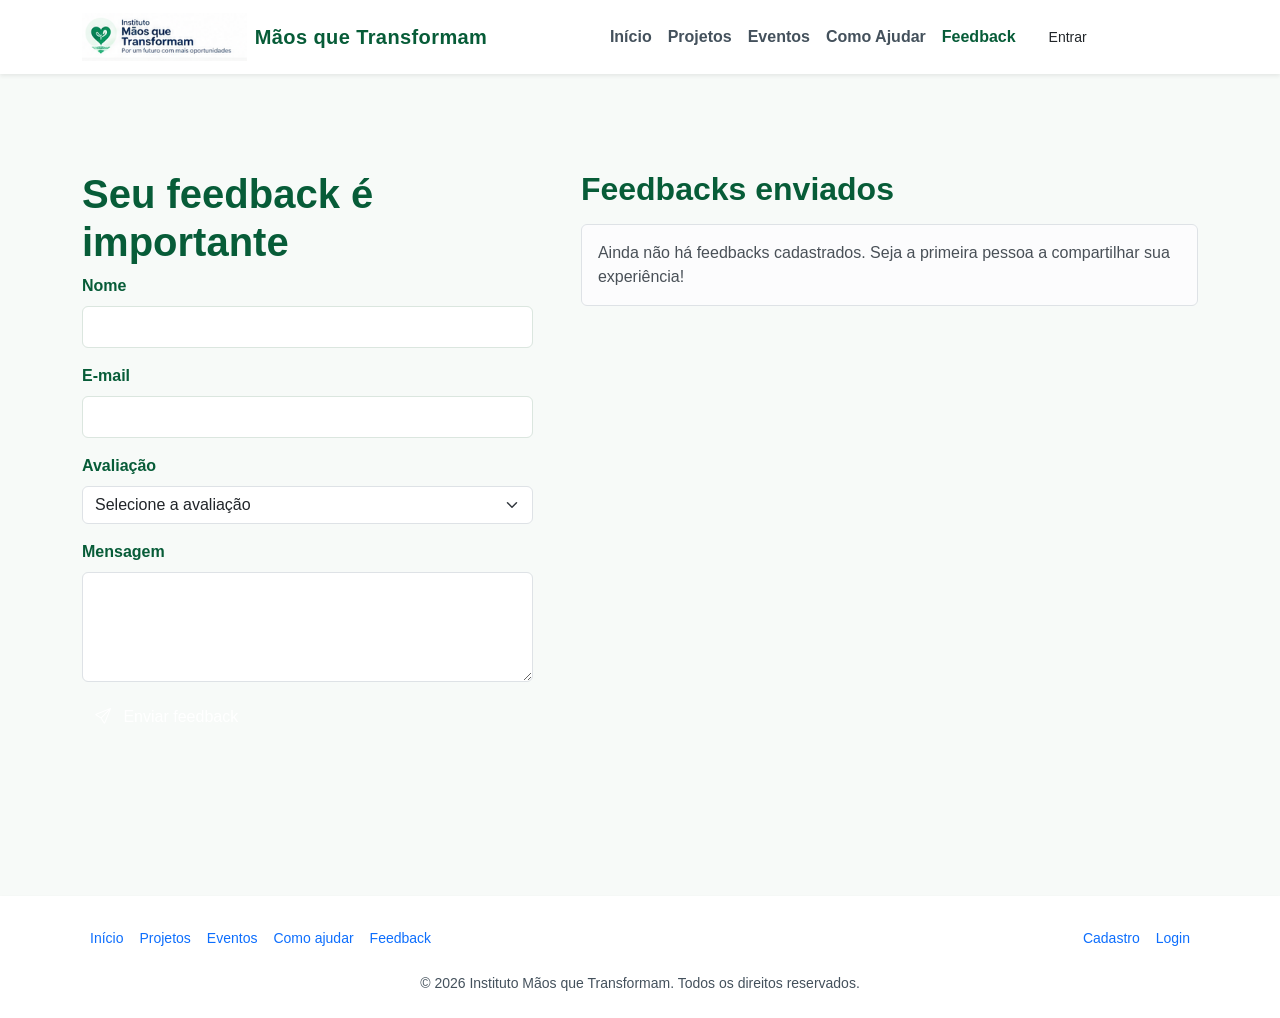
<file: html/feedback.html>
<!DOCTYPE html>
<html lang="pt-BR">

<head>
  <meta charset="UTF-8" />
  <meta name="viewport" content="width=device-width, initial-scale=1" />

  <title>Instituto Mãos que Transformam - Feedback</title>

  <link href="../css/style.css" rel="stylesheet" />

  <link
    href="https://cdn.jsdelivr.net/npm/bootstrap@5.3.0/dist/css/bootstrap.min.css"
    rel="stylesheet"
  />

  <link
    href="https://cdn.jsdelivr.net/npm/bootstrap-icons@1.10.5/font/bootstrap-icons.css"
    rel="stylesheet"
  />

  <style>
    body {
      font-family: "Inter", sans-serif;
      background-color: #F7FAF8;
      color: #44515C;
    }

    h1,
    h2 {
      color: #075C38;
      font-weight: 700;
    }

    form {
      max-width: 500px;
    }

    #feedbackList {
      max-height: 500px;
      overflow-y: auto;
    }

    .feedback-item {
      background: white;
      border-radius: 1rem;
      padding: 1.25rem;
      margin-bottom: 1rem;
      box-shadow: 0 8px 20px rgb(7 92 56 / 0.15);
    }

    .star-rating {
      color: #0A9650;
      font-size: 1.2rem;
    }
  </style>
</head>

<body data-page="feedback">

  <header>

    <nav
      class="navbar navbar-expand-lg navbar-light bg-white shadow-sm"
      aria-label="Menu principal"
    >

      <div class="container">

        <a
          class="navbar-brand d-flex align-items-center"
          href="index.html"
        >
          <img
            src="../imagens/logo.png"
            alt="Logo Instituto Mãos que Transformam"
            height="48"
          />

          <span class="ms-2 fs-5 fw-semibold text-075C38">
            Mãos que Transformam
          </span>
        </a>


        <button
          class="navbar-toggler"
          type="button"
          aria-label="Abrir menu"
          aria-controls="navbarMenu"
          aria-expanded="false"
        >
          <span class="navbar-toggler-icon"></span>
        </button>


        <div
          class="collapse navbar-collapse"
          id="navbarMenu"
        >

          <ul class="navbar-nav ms-auto align-items-center">

            <li class="nav-item">
              <a
                class="nav-link"
                href="index.html"
              >
                Início
              </a>
            </li>

            <li class="nav-item">
              <a
                class="nav-link"
                href="projetos.html"
              >
                Projetos
              </a>
            </li>

            <li class="nav-item">
              <a
                class="nav-link"
                href="eventos.html"
              >
                Eventos
              </a>
            </li>

            <li class="nav-item">
              <a
                class="nav-link"
                href="ajudar.html"
              >
                Como Ajudar
              </a>
            </li>

            <li class="nav-item">
              <a
                class="nav-link active"
                href="feedback.html"
              >
                Feedback
              </a>
            </li>

            <li class="nav-item ms-lg-3">
              <a
                class="btn btn-outline-custom btn-sm"
                href="login.html"
                role="button"
              >
                Entrar
              </a>
            </li>

            <li class="nav-item">
              <a
                class="btn btn-primary-custom btn-sm ms-2"
                href="cadastro.html"
                role="button"
              >
                Cadastre-se
              </a>
            </li>

          </ul>

        </div>

      </div>

    </nav>

  </header>


  <main class="container py-5 d-lg-flex gap-5">

    <section
      class="flex-grow-1"
      aria-label="Formulário de feedback"
    >

      <h1>
        Seu feedback é importante
      </h1>


      <form
        id="formFeedback"
        novalidate
        aria-describedby="statusMessage"
      >

        <div class="mb-3">

          <label
            for="nome"
            class="form-label"
          >
            Nome
          </label>

          <input
            id="nome"
            name="nome"
            type="text"
            class="form-control"
            required
          />

          <div class="invalid-feedback">
            Por favor, informe seu nome.
          </div>

        </div>


        <div class="mb-3">

          <label
            for="email"
            class="form-label"
          >
            E-mail
          </label>

          <input
            id="email"
            name="email"
            type="email"
            class="form-control"
            required
          />

          <div class="invalid-feedback">
            Por favor, informe um e-mail válido.
          </div>

        </div>


        <div class="mb-3">

          <label
            for="avaliacao"
            class="form-label"
          >
            Avaliação
          </label>

          <select
            id="avaliacao"
            name="avaliacao"
            class="form-select"
            required
          >

            <option
              value=""
              disabled
              selected
            >
              Selecione a avaliação
            </option>

            <option value="5">
              5 - Excelente
            </option>

            <option value="4">
              4 - Muito bom
            </option>

            <option value="3">
              3 - Bom
            </option>

            <option value="2">
              2 - Regular
            </option>

            <option value="1">
              1 - Ruim
            </option>

          </select>

          <div class="invalid-feedback">
            Por favor, selecione uma avaliação.
          </div>

        </div>


        <div class="mb-3">

          <label
            for="mensagem"
            class="form-label"
          >
            Mensagem
          </label>

          <textarea
            id="mensagem"
            name="mensagem"
            rows="4"
            class="form-control"
            required
          ></textarea>

          <div class="invalid-feedback">
            Por favor, escreva sua mensagem.
          </div>

        </div>


        <button
          type="submit"
          class="btn btn-enviar-feedback"
        >
          <i
            class="bi bi-send me-2"
            aria-hidden="true"
          ></i>
          Enviar feedback
        </button>


        <div
          id="statusMessage"
          class="mt-3"
          aria-live="polite"
        ></div>

      </form>

    </section>


    <section
      class="flex-grow-1"
      aria-label="Lista de feedbacks"
    >

      <h2>
        Feedbacks enviados
      </h2>

      <div
        id="feedbackList"
        tabindex="0"
        aria-live="polite"
        class="mt-3"
      ></div>

    </section>

  </main>


  <footer
    class="bg-white shadow-sm py-4 mt-5 text-center text-44515c small"
  >

    <div
      class="container d-flex flex-wrap justify-content-between align-items-center"
    >

      <nav aria-label="Links rápidos">

        <ul class="nav">

          <li>
            <a
              href="index.html"
              class="nav-link px-2"
            >
              Início
            </a>
          </li>

          <li>
            <a
              href="projetos.html"
              class="nav-link px-2"
            >
              Projetos
            </a>
          </li>

          <li>
            <a
              href="eventos.html"
              class="nav-link px-2"
            >
              Eventos
            </a>
          </li>

          <li>
            <a
              href="ajudar.html"
              class="nav-link px-2"
            >
              Como ajudar
            </a>
          </li>

          <li>
            <a
              href="feedback.html"
              class="nav-link px-2 active"
            >
              Feedback
            </a>
          </li>

        </ul>

      </nav>


      <nav aria-label="Participação">

        <ul class="nav">

          <li>
            <a
              href="cadastro.html"
              class="nav-link px-2"
            >
              Cadastro
            </a>
          </li>

          <li>
            <a
              href="login.html"
              class="nav-link px-2"
            >
              Login
            </a>
          </li>

        </ul>

      </nav>


      <p class="w-100 mt-3 mb-0">
        &copy; 2026 Instituto Mãos que Transformam.
        Todos os direitos reservados.
      </p>

    </div>

  </footer>


  <script src="https://cdn.jsdelivr.net/npm/bootstrap@5.3.0/dist/js/bootstrap.bundle.min.js"></script>

  <script src="../js/script.js"></script>

</body>

</html>
</file>
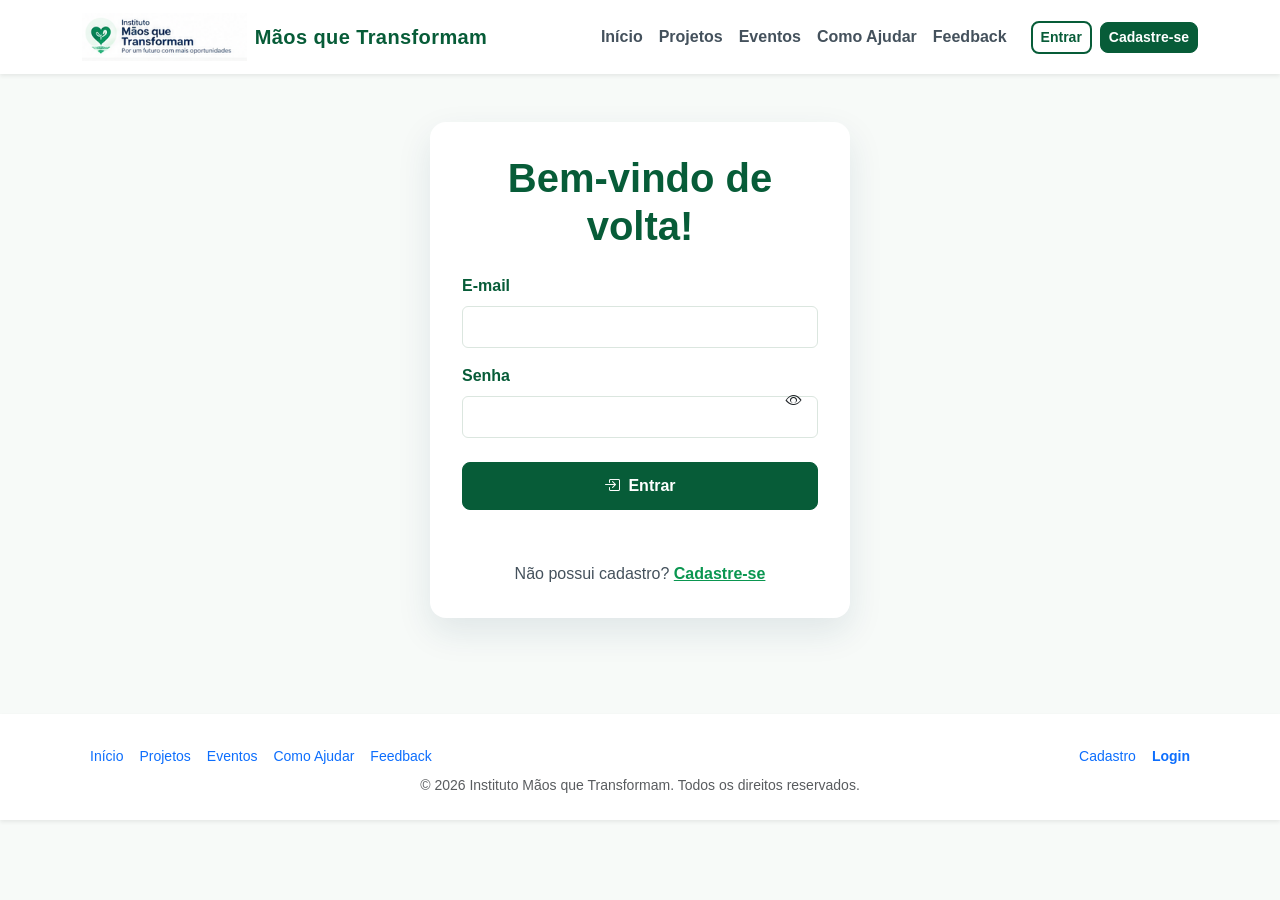
<file: html/login.html>
<!DOCTYPE html>
<html lang="pt-BR">

<head>
  <meta charset="UTF-8" />

  <meta
    name="viewport"
    content="width=device-width, initial-scale=1"
  />

  <title>Instituto Mãos que Transformam - Login</title>

  <link
    href="../css/style.css"
    rel="stylesheet"
  />

  <link
    href="https://cdn.jsdelivr.net/npm/bootstrap@5.3.0/dist/css/bootstrap.min.css"
    rel="stylesheet"
  />

  <link
    href="https://cdn.jsdelivr.net/npm/bootstrap-icons@1.10.5/font/bootstrap-icons.css"
    rel="stylesheet"
  />

  <style>
    body {
      font-family: "Inter", sans-serif;
      background-color: #F7FAF8;
      color: #44515C;
    }

    h1 {
      color: #075C38;
      font-weight: 700;
      margin-bottom: 1.5rem;
      text-align: center;
    }

    .login-card {
      background-color: #FFFFFF;
      border-radius: 1rem;
      padding: 2rem;
      box-shadow: 0 14px 35px rgba(18, 59, 93, 0.10);
    }

    /* Botão para mostrar/ocultar senha */
    .position-relative button {
      border: none;
      background: transparent;
      font-size: 1rem;
    }

    .position-relative button:focus {
      outline: 3px solid rgba(10, 150, 80, 0.25);
      outline-offset: 2px;
    }

    /* =========================================
       BOTÃO ENTRAR
       ========================================= */

    .btn-login {
      display: flex !important;
      align-items: center;
      justify-content: center;

      width: 100% !important;
      min-height: 48px;

      padding: 0.65rem 1.5rem;

      background-color: #075C38 !important;
      border: 1px solid #075C38 !important;

      color: #FFFFFF !important;

      border-radius: 0.5rem;

      font-size: 1rem;
      font-weight: 600;
      line-height: 1.5;

      cursor: pointer;

      opacity: 1 !important;
      visibility: visible !important;

      transition:
        background-color 0.3s ease,
        border-color 0.3s ease,
        transform 0.2s ease,
        box-shadow 0.2s ease;
    }

    .btn-login:hover {
      background-color: #087541 !important;
      border-color: #087541 !important;
      color: #FFFFFF !important;

      transform: translateY(-1px);

      box-shadow: 0 4px 12px rgba(7, 92, 56, 0.20);
    }

    .btn-login:focus {
      background-color: #075C38 !important;
      border-color: #075C38 !important;
      color: #FFFFFF !important;

      outline: 3px solid rgba(10, 150, 80, 0.25);
      outline-offset: 2px;

      box-shadow: none;
    }

    .btn-login:active {
      background-color: #075C38 !important;
      border-color: #075C38 !important;
      color: #FFFFFF !important;

      transform: translateY(0);
    }

    .btn-login i {
      color: #FFFFFF !important;
    }

    /* Botão Entrar do menu */
    .btn-outline-custom {
      color: #075C38 !important;
      border: 2px solid #075C38 !important;
      background-color: transparent !important;

      font-weight: 600;

      border-radius: 0.5rem;

      transition:
        background-color 0.3s ease,
        color 0.3s ease;
    }

    .btn-outline-custom:hover,
    .btn-outline-custom:focus {
      background-color: #075C38 !important;
      color: #FFFFFF !important;

      box-shadow: 0 0 0 0.2rem #E9F8EF;
    }

    /* Botão Cadastre-se do menu */
    .btn-primary-custom {
      display: inline-flex;
      align-items: center;
      justify-content: center;

      background-color: #075C38 !important;
      border: 1px solid #075C38 !important;

      color: #FFFFFF !important;

      font-weight: 600;

      border-radius: 0.5rem;

      transition:
        background-color 0.3s ease,
        border-color 0.3s ease,
        transform 0.2s ease,
        box-shadow 0.2s ease;
    }

    .btn-primary-custom:hover,
    .btn-primary-custom:focus {
      background-color: #087541 !important;
      border-color: #087541 !important;
      color: #FFFFFF !important;

      transform: translateY(-1px);

      box-shadow: 0 4px 12px rgba(7, 92, 56, 0.20);
    }

    /* Campos do formulário */
    .form-control {
      border-color: #DBE6DF;
    }

    .form-control:focus {
      border-color: #0A9650;
      box-shadow: 0 0 0 0.2rem rgba(10, 150, 80, 0.15);
    }

    /* Mensagem de status */
    #statusMessage {
      min-height: 20px;
    }

    /* Link de cadastro */
    .login-card a {
      color: #0A9650;
      font-weight: 600;
    }

    .login-card a:hover,
    .login-card a:focus {
      color: #075C38;
    }

    /* Rodapé */
    footer a {
      color: #44515C;
    }

    footer a:hover,
    footer a:focus {
      color: #075C38;
    }
  </style>

</head>

<body data-page="login">

  <!-- =========================================
       CABEÇALHO
       ========================================= -->

  <header>

    <nav
      class="navbar navbar-expand-lg navbar-light bg-white shadow-sm"
      aria-label="Menu principal"
    >

      <div class="container">

        <!-- Logo -->
        <a
          class="navbar-brand d-flex align-items-center"
          href="index.html"
        >

          <img
            src="../imagens/logo.png"
            alt="Logo Instituto Mãos que Transformam"
            height="48"
          />

          <span class="ms-2 fs-5 fw-semibold text-075C38">
            Mãos que Transformam
          </span>

        </a>


        <!-- Menu mobile -->
        <button
          class="navbar-toggler"
          type="button"
          aria-label="Abrir menu"
          aria-controls="navbarMenu"
          aria-expanded="false"
        >

          <span class="navbar-toggler-icon"></span>

        </button>


        <!-- Navegação -->
        <div
          class="collapse navbar-collapse"
          id="navbarMenu"
        >

          <ul
            class="navbar-nav ms-auto align-items-center"
          >

            <li class="nav-item">
              <a
                class="nav-link"
                href="index.html"
              >
                Início
              </a>
            </li>

            <li class="nav-item">
              <a
                class="nav-link"
                href="projetos.html"
              >
                Projetos
              </a>
            </li>

            <li class="nav-item">
              <a
                class="nav-link"
                href="eventos.html"
              >
                Eventos
              </a>
            </li>

            <li class="nav-item">
              <a
                class="nav-link"
                href="ajudar.html"
              >
                Como Ajudar
              </a>
            </li>

            <li class="nav-item">
              <a
                class="nav-link"
                href="feedback.html"
              >
                Feedback
              </a>
            </li>

            <li class="nav-item ms-lg-3">

              <a
                class="btn btn-outline-custom btn-sm"
                href="login.html"
                role="button"
                aria-current="page"
              >
                Entrar
              </a>

            </li>

            <li class="nav-item">

              <a
                class="btn btn-primary-custom btn-sm ms-2"
                href="cadastro.html"
                role="button"
              >
                Cadastre-se
              </a>

            </li>

          </ul>

        </div>

      </div>

    </nav>

  </header>


  <!-- =========================================
       CONTEÚDO PRINCIPAL
       ========================================= -->

  <main class="container py-5">

    <div
      class="login-card mx-auto"
      style="max-width: 420px;"
    >

      <h1>
        Bem-vindo de volta!
      </h1>


      <!-- =====================================
           FORMULÁRIO DE LOGIN
           ===================================== -->

      <form
        id="formLogin"
        novalidate
        aria-describedby="statusMessage"
      >

        <!-- E-mail -->
        <div class="mb-3">

          <label
            for="email"
            class="form-label"
          >
            E-mail
          </label>

          <input
            type="email"
            id="email"
            name="email"
            class="form-control"
            autocomplete="email"
            required
            aria-required="true"
          />

          <div class="invalid-feedback">
            Informe um e-mail válido.
          </div>

        </div>


        <!-- Senha -->
        <div class="mb-3 position-relative">

          <label
            for="senha"
            class="form-label"
          >
            Senha
          </label>

          <input
            type="password"
            id="senha"
            name="senha"
            class="form-control"
            autocomplete="current-password"
            required
            aria-required="true"
          />


          <!-- Mostrar / ocultar senha -->
          <button
            type="button"
            aria-label="Mostrar senha"
            id="toggleSenha"
            class="position-absolute top-50 end-0 translate-middle-y me-2 btn btn-sm btn-outline-075C38"
          >

            <i
              class="bi bi-eye"
              aria-hidden="true"
            ></i>

          </button>


          <div class="invalid-feedback">
            Informe a senha.
          </div>

        </div>


        <!-- =====================================
             BOTÃO ENTRAR
             ===================================== -->

        <div class="d-grid mt-4">

          <button
            type="submit"
            class="btn btn-login"
          >

            <i
              class="bi bi-box-arrow-in-right me-2"
              aria-hidden="true"
            ></i>

            Entrar

          </button>

        </div>


        <!-- Mensagem de retorno do login -->
        <div
          id="statusMessage"
          class="text-center mt-3"
          aria-live="polite"
        ></div>


        <!-- Cadastro -->
        <p class="text-center mt-3 mb-0">

          Não possui cadastro?

          <a href="cadastro.html">
            Cadastre-se
          </a>

        </p>

      </form>

    </div>

  </main>


  <!-- =========================================
       RODAPÉ
       ========================================= -->

  <footer
    class="bg-white shadow-sm py-4 mt-5"
  >

    <div
      class="container d-flex flex-wrap justify-content-between align-items-center small text-44515c"
    >

      <!-- Links principais -->
      <nav aria-label="Links rápidos">

        <ul class="nav">

          <li class="nav-item">

            <a
              class="nav-link px-2 text-44515c"
              href="index.html"
            >
              Início
            </a>

          </li>

          <li class="nav-item">

            <a
              class="nav-link px-2 text-44515c"
              href="projetos.html"
            >
              Projetos
            </a>

          </li>

          <li class="nav-item">

            <a
              class="nav-link px-2 text-44515c"
              href="eventos.html"
            >
              Eventos
            </a>

          </li>

          <li class="nav-item">

            <a
              class="nav-link px-2 text-44515c"
              href="ajudar.html"
            >
              Como Ajudar
            </a>

          </li>

          <li class="nav-item">

            <a
              class="nav-link px-2 text-44515c"
              href="feedback.html"
            >
              Feedback
            </a>

          </li>

        </ul>

      </nav>


      <!-- Links de participação -->
      <nav aria-label="Participação">

        <ul class="nav">

          <li class="nav-item">

            <a
              class="nav-link px-2 text-44515c"
              href="cadastro.html"
            >
              Cadastro
            </a>

          </li>

          <li class="nav-item">

            <a
              class="nav-link active px-2 text-075C38 fw-semibold"
              href="login.html"
              aria-current="page"
            >
              Login
            </a>

          </li>

        </ul>

      </nav>


      <!-- Copyright -->
      <p class="mb-0 text-muted text-center w-100 mt-3 mt-lg-0">

        © 2026 Instituto Mãos que Transformam.
        Todos os direitos reservados.

      </p>

    </div>

  </footer>


  <!-- Bootstrap -->
  <script
    src="https://cdn.jsdelivr.net/npm/bootstrap@5.3.0/dist/js/bootstrap.bundle.min.js"
  ></script>

  <!-- JavaScript do projeto -->
  <script src="../js/script.js"></script>

</body>

</html>
</file>
<file: css/style.css>
:root {
  --verde-escuro: #075C38;
  --verde: #087541;
  --verde-medio: #0A9650;
  --verde-claro: #E9F8EF;
  --fundo: #F7FAF8;
  --branco: #FFFFFF;
  --texto-escuro: #142C3D;
  --texto: #44515C;
  --cinza-claro: #DBE6DF;
  --info: #2f80ed;
  --warning: #d99000;
  --sombra: 0 14px 35px rgba(18, 59, 93, 0.10);
}

* {
  box-sizing: border-box;
}

html {
  scroll-behavior: smooth;
}

body {
  margin: 0;
  font-family: "Segoe UI", Tahoma, Geneva, Verdana, sans-serif;
  font-size: 1rem;
  line-height: 1.6;
  background-color: var(--fundo);
  color: var(--texto);
}

/* =========================================================
   TIPOGRAFIA
   ========================================================= */

h1,
h2,
h3,
h4,
h5 {
  color: var(--verde-escuro);
  font-weight: 700;
  line-height: 1.2;
  margin-top: 0;
  margin-bottom: 0.75rem;
}

p {
  margin: 0 0 1rem;
  color: var(--texto);
}

a {
  color: var(--verde);
  text-decoration: none;
  transition: color 0.3s ease;
}

a:hover,
a:focus {
  color: var(--verde-medio);
  outline: none;
  text-decoration: underline;
}

/* =========================================================
   NAVBAR
   ========================================================= */

.navbar-light .navbar-nav .nav-link {
  color: var(--texto);
  font-weight: 600;
  transition: color 0.3s;
}

.navbar-light .navbar-nav .nav-link:hover,
.navbar-light .navbar-nav .nav-link:focus,
.navbar-light .navbar-nav .nav-link.active {
  color: var(--verde-escuro);
  outline: none;
}

.navbar-toggler:focus {
  outline-offset: 4px;
  box-shadow: 0 0 0 0.25rem var(--verde-claro);
}

.navbar-brand span {
  color: var(--verde-escuro);
  font-weight: 700;
  letter-spacing: 0.02em;
}

/* =========================================================
   BOTÕES
   ========================================================= */

.btn-075C38 {
  background-color: var(--verde-escuro);
  border: none;
  color: var(--branco) !important;
  font-weight: 600;
  padding: 0.625rem 1.5rem;
  border-radius: 0.5rem;
  cursor: pointer;
  transition:
    background-color 0.3s ease,
    transform 0.2s ease,
    box-shadow 0.2s ease;
}

.btn-075C38:hover,
.btn-075C38:focus {
  background-color: var(--verde-medio);
  color: var(--branco) !important;
  outline: none;
  box-shadow: 0 0 0 0.2rem var(--verde-claro);
}

.btn-outline-custom {
  color: var(--verde-escuro);
  border: 2px solid var(--verde-escuro);
  background-color: transparent;
  font-weight: 600;
  padding: 0.625rem 1.5rem;
  border-radius: 0.5rem;
  cursor: pointer;
  transition:
    background-color 0.3s ease,
    color 0.3s ease;
}

.btn-outline-custom:hover,
.btn-outline-custom:focus {
  background-color: var(--verde-escuro);
  color: var(--branco);
  outline: none;
  box-shadow: 0 0 0 0.2rem var(--verde-claro);
}

/* =========================================================
   BOTÃO PRINCIPAL
   ========================================================= */

.btn-primary-custom {
  display: inline-flex;
  align-items: center;
  justify-content: center;

  background-color: var(--verde-escuro);
  color: var(--branco) !important;

  border: 1px solid var(--verde-escuro);
  border-radius: 0.5rem;

  padding: 0.65rem 1.5rem;

  font-weight: 600;
  line-height: 1.5;

  cursor: pointer;

  transition:
    background-color 0.3s ease,
    border-color 0.3s ease,
    transform 0.2s ease,
    box-shadow 0.2s ease;
}

.btn-primary-custom:hover {
  background-color: var(--verde);
  border-color: var(--verde);
  color: var(--branco) !important;

  transform: translateY(-1px);

  box-shadow: 0 4px 12px rgba(7, 92, 56, 0.2);
}

.btn-primary-custom:focus {
  background-color: var(--verde-escuro);
  border-color: var(--verde-escuro);
  color: var(--branco) !important;

  outline: 3px solid rgba(10, 150, 80, 0.25);
  outline-offset: 2px;

  box-shadow: none;
}

.btn-primary-custom:active {
  background-color: var(--verde-escuro);
  border-color: var(--verde-escuro);
  color: var(--branco) !important;

  transform: translateY(0);
}

/* =========================================================
   BOTÃO CADASTRAR
   ========================================================= */

.btn-cadastro {
  display: inline-flex;
  align-items: center;
  justify-content: center;

  background-color: var(--verde-escuro);
  color: var(--branco) !important;

  border: 1px solid var(--verde-escuro);
  border-radius: 0.5rem;

  padding: 0.65rem 1.8rem;

  font-weight: 600;
  line-height: 1.5;

  cursor: pointer;

  transition:
    background-color 0.3s ease,
    border-color 0.3s ease,
    transform 0.2s ease,
    box-shadow 0.2s ease;
}

.btn-cadastro:hover {
  background-color: var(--verde);
  border-color: var(--verde);
  color: var(--branco) !important;

  transform: translateY(-1px);

  box-shadow: 0 4px 12px rgba(7, 92, 56, 0.2);
}

.btn-cadastro:focus {
  background-color: var(--verde-escuro);
  border-color: var(--verde-escuro);
  color: var(--branco) !important;

  outline: 3px solid rgba(10, 150, 80, 0.25);
  outline-offset: 2px;

  box-shadow: none;
}

.btn-cadastro:active {
  background-color: var(--verde);
  border-color: var(--verde);
  color: var(--branco) !important;

  transform: translateY(0);
}

/* =========================================================
   BOTÃO ENTRAR / LOGIN
   ========================================================= */

.btn-login {
  display: inline-flex;
  align-items: center;
  justify-content: center;

  background-color: var(--verde-escuro);
  color: var(--branco) !important;

  border: 1px solid var(--verde-escuro);
  border-radius: 0.5rem;

  padding: 0.65rem 1.8rem;

  font-weight: 600;
  line-height: 1.5;

  cursor: pointer;

  transition:
    background-color 0.3s ease,
    border-color 0.3s ease,
    transform 0.2s ease,
    box-shadow 0.2s ease;
}

.btn-login:hover {
  background-color: var(--verde);
  border-color: var(--verde);
  color: var(--branco) !important;

  transform: translateY(-1px);

  box-shadow: 0 4px 12px rgba(7, 92, 56, 0.2);
}

.btn-login:focus {
  background-color: var(--verde-escuro);
  border-color: var(--verde-escuro);
  color: var(--branco) !important;

  outline: 3px solid rgba(10, 150, 80, 0.25);
  outline-offset: 2px;

  box-shadow: none;
}

.btn-login:active {
  background-color: var(--verde);
  border-color: var(--verde);
  color: var(--branco) !important;

  transform: translateY(0);
}

/* =========================================================
   BOTÃO ENVIAR FEEDBACK
   ========================================================= */

.btn-enviar-feedback {
  display: inline-flex;
  align-items: center;
  justify-content: center;

  background-color: var(--verde-escuro);
  color: var(--branco) !important;

  border: 1px solid var(--verde-escuro);
  border-radius: 0.5rem;

  padding: 0.65rem 1.8rem;

  font-weight: 600;
  line-height: 1.5;

  cursor: pointer;

  transition:
    background-color 0.3s ease,
    border-color 0.3s ease,
    transform 0.2s ease,
    box-shadow 0.2s ease;
}

.btn-enviar-feedback:hover {
  background-color: var(--verde);
  border-color: var(--verde);
  color: var(--branco) !important;

  transform: translateY(-1px);

  box-shadow: 0 4px 12px rgba(7, 92, 56, 0.2);
}

.btn-enviar-feedback:focus {
  background-color: var(--verde-escuro);
  border-color: var(--verde-escuro);
  color: var(--branco) !important;

  outline: 3px solid rgba(10, 150, 80, 0.25);
  outline-offset: 2px;

  box-shadow: none;
}

.btn-enviar-feedback:active {
  background-color: var(--verde);
  border-color: var(--verde);
  color: var(--branco) !important;

  transform: translateY(0);
}

/* =========================================================
   ESTADO DESABILITADO DOS BOTÕES
   ========================================================= */

.btn-075C38:disabled,
.btn-primary-custom:disabled,
.btn-cadastro:disabled,
.btn-login:disabled,
.btn-enviar-feedback:disabled {
  opacity: 0.6;
  cursor: not-allowed;
  transform: none;
  box-shadow: none;
}

/* =========================================================
   SEÇÕES
   ========================================================= */

section {
  padding-top: 3rem;
  padding-bottom: 3rem;
}

.bg-ecf9ec {
  background-color: var(--verde-claro);
}

/* =========================================================
   CARDS
   ========================================================= */

.card {
  border-radius: 0.5rem;
  box-shadow: var(--sombra);
  border: 1px solid var(--cinza-claro);
  transition: box-shadow 0.3s ease;
  background-color: var(--branco);
}

.card:hover,
.card:focus-within {
  box-shadow: 0 12px 30px rgba(7, 92, 56, 0.2);
  outline: none;
}

.card-img-top {
  border-top-left-radius: 0.5rem;
  border-top-right-radius: 0.5rem;
  object-fit: cover;
  height: 200px;
}

/* =========================================================
   FORMULÁRIOS
   ========================================================= */

.form-label {
  font-weight: 600;
  color: var(--verde-escuro);
}

input[type="text"],
input[type="email"],
input[type="tel"],
input[type="date"],
input[type="password"],
select,
textarea {
  border: 1px solid var(--cinza-claro);
  border-radius: 0.375rem;
  padding: 0.5rem;
  font-family: inherit;
  transition:
    border-color 0.3s ease,
    box-shadow 0.3s ease;
}

input[type="text"]:focus,
input[type="email"]:focus,
input[type="tel"]:focus,
input[type="date"]:focus,
input[type="password"]:focus,
select:focus,
textarea:focus {
  border-color: var(--verde-medio);
  outline: none;
  box-shadow: 0 0 0 0.2rem var(--verde-claro);
}

.invalid-feedback {
  font-size: 0.875rem;
  color: #d9534f;
}

.position-relative button {
  border: none;
  background: transparent;
  font-size: 1.2rem;
  cursor: pointer;
}

.position-relative button:focus {
  outline: none;
}

/* =========================================================
   CAMPOS VÁLIDOS E INVÁLIDOS
   ========================================================= */

.form-control.is-valid,
.form-select.is-valid {
  border-color: var(--verde-medio);
}

.form-control.is-invalid,
.form-select.is-invalid {
  border-color: #d9534f;
}

.form-control.is-valid:focus,
.form-select.is-valid:focus {
  border-color: var(--verde-medio);
  box-shadow: 0 0 0 0.2rem var(--verde-claro);
}

.form-control.is-invalid:focus,
.form-select.is-invalid:focus {
  border-color: #d9534f;
  box-shadow: 0 0 0 0.2rem rgba(217, 83, 79, 0.15);
}

/* =========================================================
   RADIO BUTTONS
   ========================================================= */

input[type="radio"] {
  accent-color: var(--verde-escuro);
}

input[type="radio"]:focus {
  outline: 2px solid var(--verde-medio);
  outline-offset: 2px;
}

/* =========================================================
   TOAST
   ========================================================= */

.toast {
  position: fixed;
  bottom: 20px;
  right: 20px;
  background-color: var(--verde-escuro);
  color: var(--branco);
  padding: 1rem 1.5rem;
  border-radius: 0.5rem;
  box-shadow: 0 10px 25px rgba(7, 92, 56, 0.3);
  opacity: 0;
  pointer-events: none;
  transition:
    opacity 0.3s ease,
    transform 0.3s ease;
  transform: translateY(20px);
  z-index: 1050;
}

.toast.show {
  opacity: 1;
  pointer-events: auto;
  transform: translateY(0);
}

/* =========================================================
   MODAL
   ========================================================= */

.modal-backdrop {
  position: fixed;
  top: 0;
  left: 0;
  right: 0;
  bottom: 0;

  background-color: rgba(0, 0, 0, 0.5);

  display: none;
  align-items: center;
  justify-content: center;

  z-index: 1100;
}

.modal-backdrop.show {
  display: flex;
}

.modal {
  background-color: var(--branco);
  padding: 1.5rem 2rem;
  border-radius: 0.5rem;
  max-width: 500px;
  width: 90%;
  box-shadow: var(--sombra);
  position: relative;
}

.modal-close {
  position: absolute;
  top: 15px;
  right: 15px;

  background: transparent;
  border: none;

  font-size: 1.5rem;
  cursor: pointer;

  color: var(--verde-escuro);
}

.modal-close:focus {
  outline: 3px solid var(--verde-claro);
}

/* =========================================================
   MENSAGENS DE STATUS
   ========================================================= */

#statusMessage {
  border-radius: 0.5rem;
}

#statusMessage.alert-success {
  color: var(--verde-escuro);
  background-color: var(--verde-claro);
  border-color: var(--cinza-claro);
}

#statusMessage.alert-danger {
  color: #842029;
}

#statusMessage.alert-warning {
  color: #664d03;
}

/* =========================================================
   FEEDBACKS
   ========================================================= */

#feedbackList {
  width: 100%;
}

#feedbackList .card {
  margin-bottom: 1rem;
}

#feedbackList .text-warning {
  letter-spacing: 0.1rem;
}

/* =========================================================
   RESPONSIVIDADE
   ========================================================= */

@media (max-width: 768px) {

  .card-img-top {
    height: 150px;
  }

  section {
    padding-top: 2rem;
    padding-bottom: 2rem;
  }

  .btn-cadastro,
  .btn-login,
  .btn-enviar-feedback,
  .btn-primary-custom {
    width: 100%;
  }
}

@media (max-width: 576px) {

  body {
    font-size: 0.95rem;
  }

  .btn-cadastro,
  .btn-login,
  .btn-enviar-feedback,
  .btn-primary-custom {
    width: 100%;
    padding: 0.7rem 1rem;
  }
}
</file>
